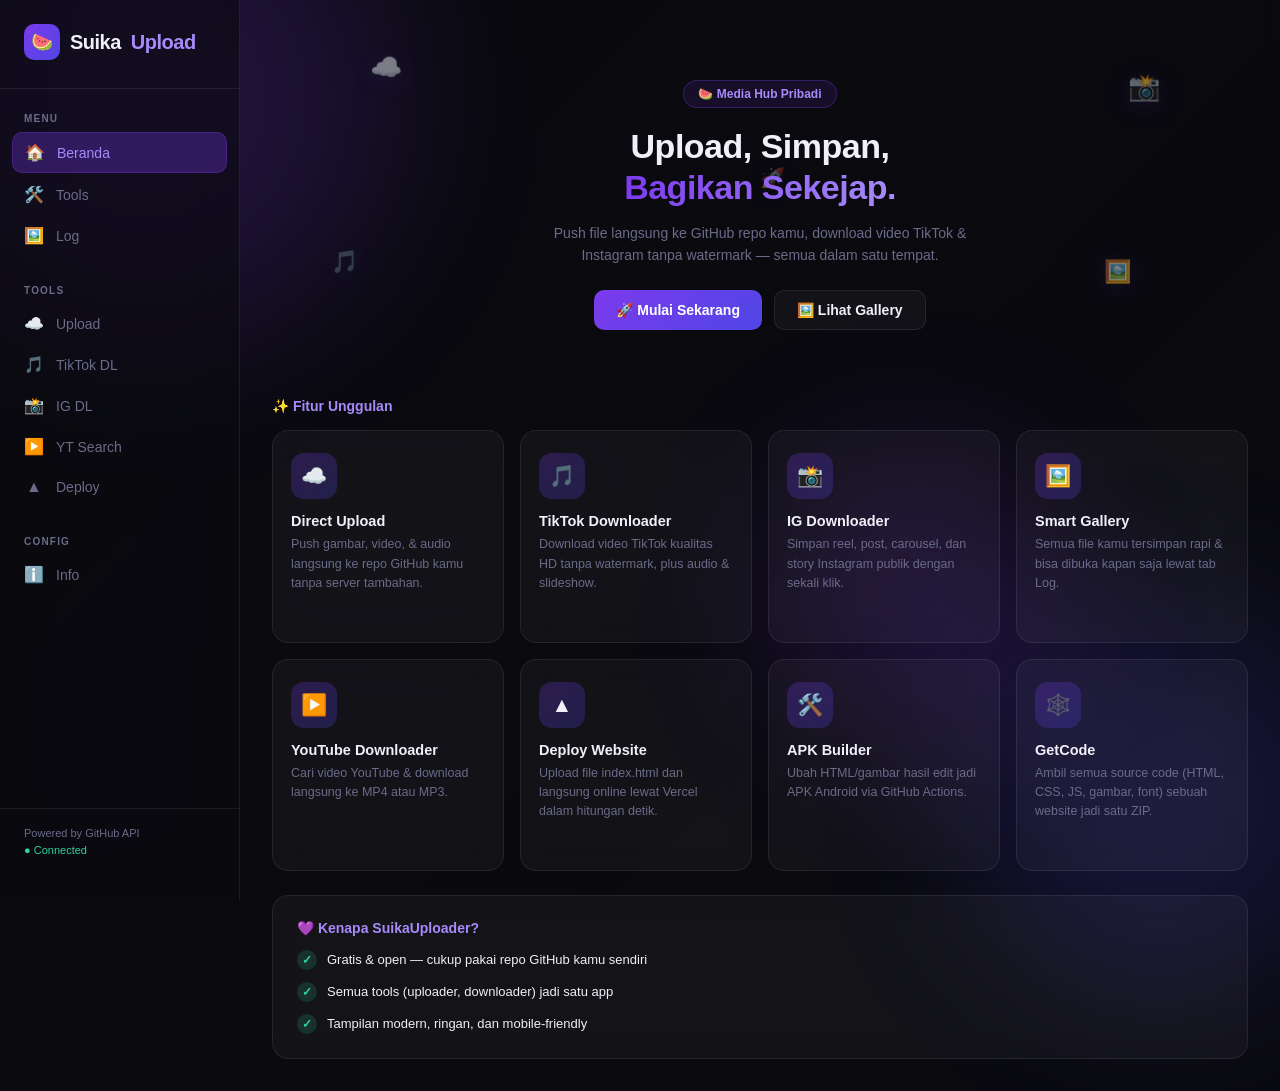
<file: index.html>
<!DOCTYPE html>
<html lang="en">
<head>
<meta charset="UTF-8">
<meta name="viewport" content="width=device-width, initial-scale=1.0">
<title>SuikaUploader — Media Hub Pribadi | Upload, TikTok & IG Downloader</title>
<meta name="description" content="Upload gambar, video, audio langsung ke GitHub repo kamu. Download video TikTok & Instagram tanpa watermark, cari & download YouTube ke MP4/MP3 — semua dalam satu media hub gratis.">
<meta name="robots" content="index, follow">
<link rel="canonical" href="https://suika-uploader.vercel.app/">

<!-- Favicon (juga jadi avatar project di dashboard Vercel) -->
<link rel="icon" type="image/svg+xml" href="favicon.svg">
<link rel="apple-touch-icon" href="favicon.svg">

<!-- Open Graph / social preview -->
<meta property="og:type" content="website">
<meta property="og:title" content="SuikaUploader — Media Hub Pribadi">
<meta property="og:description" content="Upload file ke GitHub repo, download TikTok & Instagram tanpa watermark, cari & download YouTube — semua satu tempat.">
<meta property="og:url" content="https://suika-uploader.vercel.app/">
<meta property="og:image" content="https://suika-uploader.vercel.app/favicon.svg">
<meta name="twitter:card" content="summary">

<script type="application/ld+json">
{
  "@context": "https://schema.org",
  "@type": "WebApplication",
  "name": "SuikaUploader",
  "url": "https://suika-uploader.vercel.app/",
  "applicationCategory": "MultimediaApplication",
  "operatingSystem": "Any",
  "description": "Media hub pribadi: upload file ke GitHub, download TikTok & Instagram tanpa watermark, cari & download YouTube ke MP4/MP3."
}
</script>

<!-- CSP: batasin script/style/img/media/koneksi cuma dari sumber yang dipakai app ini.
     'unsafe-inline' dibutuhin karena UI ini pakai inline onclick= handler.
     Kalau nambah API/domain baru buat downloader, tambahin juga di connect-src. -->
<meta http-equiv="Content-Security-Policy" content="
  default-src 'self';
  script-src 'self' 'unsafe-inline';
  style-src 'self' 'unsafe-inline' https://fonts.googleapis.com;
  font-src https://fonts.gstatic.com;
  img-src 'self' data: blob: https:;
  media-src 'self' data: blob: https:;
  connect-src 'self' https:;
  object-src 'none';
  base-uri 'self';
  form-action 'self';
  frame-ancestors 'self';
">

<link href="https://fonts.googleapis.com/css2?family=Inter:wght@300;400;500;600;700&family=Space+Grotesk:wght@400;500;700&display=swap" rel="stylesheet">
<link rel="stylesheet" href="css/style.css">
</head>
<body>

<div id="bg-layer"></div>
<div class="orb orb-1"></div>
<div class="orb orb-2"></div>
<div class="orb orb-3"></div>
<div id="toast-container"></div>

<!-- Bottom Tab Bar (mobile) -->
<nav class="bottom-nav" id="bottom-nav">
  <button class="bn-item active" id="bn-beranda" onclick="navigate('dashboard')">
    <span class="bn-icon">🏠</span>
    <span class="bn-label">Beranda</span>
  </button>
  <button class="bn-item" id="bn-tools" onclick="navigate('tools')">
    <span class="bn-icon">🛠️</span>
    <span class="bn-label">Tools</span>
  </button>
  <button class="bn-item" id="bn-log" onclick="navigate('gallery')">
    <span class="bn-icon">🖼️</span>
    <span class="bn-label">Log</span>
  </button>
  <button class="bn-item" id="bn-info" onclick="navigate('settings')">
    <span class="bn-icon">ℹ️</span>
    <span class="bn-label">Info</span>
  </button>
</nav>

<div class="app">
  <aside class="sidebar">
    <div class="logo">
      <div class="logo-icon">🍉</div>
      Suika<span>Upload</span>
    </div>

    <div class="nav-section">
      <div class="nav-label">Menu</div>
      <div class="nav-item active" onclick="navigate('dashboard')">
        <span class="icon">🏠</span> Beranda
      </div>
      <div class="nav-item" onclick="navigate('tools')">
        <span class="icon">🛠️</span> Tools
      </div>
      <div class="nav-item" onclick="navigate('gallery')">
        <span class="icon">🖼️</span> Log
      </div>
    </div>

    <div class="nav-section" style="margin-top:8px">
      <div class="nav-label">Tools</div>
      <div class="nav-item" onclick="navigate('upload')">
        <span class="icon">☁️</span> Upload
      </div>
      <div class="nav-item" onclick="navigate('tiktok')">
        <span class="icon">🎵</span> TikTok DL
      </div>
      <div class="nav-item" onclick="navigate('instagram')">
        <span class="icon">📸</span> IG DL
      </div>
      <div class="nav-item" onclick="navigate('ytsearch')">
        <span class="icon">▶️</span> YT Search
      </div>
      <div class="nav-item" onclick="navigate('deploy')">
        <span class="icon">▲</span> Deploy
      </div>
    </div>

    <div class="nav-section" style="margin-top:8px">
      <div class="nav-label">Config</div>
      <div class="nav-item" onclick="navigate('settings')">
        <span class="icon">ℹ️</span> Info
      </div>
    </div>

    <div class="sidebar-footer">
      Powered by GitHub API<br>
      <span id="sidebar-dot" style="color:var(--muted)">●</span>
      <span id="sidebar-status">Not connected</span>
    </div>
  </aside>

  <main class="main">

    <!-- DASHBOARD / BERANDA -->
    <div id="page-dashboard" class="page active">
      <section class="hero">
        <div class="hero-floaters" aria-hidden="true">
          <span class="hf hf-1">☁️</span>
          <span class="hf hf-2">🎵</span>
          <span class="hf hf-3">📸</span>
          <span class="hf hf-4">🖼️</span>
          <span class="hf hf-5">🚀</span>
        </div>
        <div class="hero-badge fade-up d-1">🍉 Media Hub Pribadi</div>
        <h1 class="hero-title fade-up d-2">Upload, Simpan,<br><span class="grad-text">Bagikan Sekejap.</span></h1>
        <p class="hero-sub fade-up d-3">Push file langsung ke GitHub repo kamu, download video TikTok &amp; Instagram tanpa watermark — semua dalam satu tempat.</p>
        <div class="hero-cta fade-up d-4">
          <button class="btn btn-primary" onclick="navigate('tools')">🚀 Mulai Sekarang</button>
          <button class="btn btn-ghost" onclick="navigate('gallery')">🖼️ Lihat Gallery</button>
        </div>
      </section>

      <div class="section-title fade-up d-4" style="margin:32px 0 16px">✨ Fitur Unggulan</div>
      <div class="feature-grid">
        <div class="feature-card fade-up d-1" onclick="navigate('upload')">
          <div class="feature-icon">☁️</div>
          <div class="feature-title">Direct Upload</div>
          <div class="feature-desc">Push gambar, video, & audio langsung ke repo GitHub kamu tanpa server tambahan.</div>
          <div class="feature-go">Coba sekarang →</div>
        </div>
        <div class="feature-card fade-up d-2" onclick="navigate('tiktok')">
          <div class="feature-icon">🎵</div>
          <div class="feature-title">TikTok Downloader</div>
          <div class="feature-desc">Download video TikTok kualitas HD tanpa watermark, plus audio & slideshow.</div>
          <div class="feature-go">Coba sekarang →</div>
        </div>
        <div class="feature-card fade-up d-3" onclick="navigate('instagram')">
          <div class="feature-icon">📸</div>
          <div class="feature-title">IG Downloader</div>
          <div class="feature-desc">Simpan reel, post, carousel, dan story Instagram publik dengan sekali klik.</div>
          <div class="feature-go">Coba sekarang →</div>
        </div>
        <div class="feature-card fade-up d-4" onclick="navigate('gallery')">
          <div class="feature-icon">🖼️</div>
          <div class="feature-title">Smart Gallery</div>
          <div class="feature-desc">Semua file kamu tersimpan rapi & bisa dibuka kapan saja lewat tab Log.</div>
          <div class="feature-go">Coba sekarang →</div>
        </div>
        <div class="feature-card fade-up d-1" onclick="navigate('ytsearch')">
          <div class="feature-icon">▶️</div>
          <div class="feature-title">YouTube Downloader</div>
          <div class="feature-desc">Cari video YouTube & download langsung ke MP4 atau MP3.</div>
          <div class="feature-go">Coba sekarang →</div>
        </div>
        <div class="feature-card fade-up d-2" onclick="navigate('deploy')">
          <div class="feature-icon">▲</div>
          <div class="feature-title">Deploy Website</div>
          <div class="feature-desc">Upload file index.html dan langsung online lewat Vercel dalam hitungan detik.</div>
          <div class="feature-go">Coba sekarang →</div>
        </div>
        <div class="feature-card fade-up d-2" onclick="window.open('tools/apk-builder/index.html', '_blank')">
          <div class="feature-icon">🛠️</div>
          <div class="feature-title">APK Builder</div>
          <div class="feature-desc">Ubah HTML/gambar hasil edit jadi APK Android via GitHub Actions.</div>
          <div class="feature-go">Coba sekarang →</div>
        </div>
        <div class="feature-card fade-up d-3" onclick="window.open('tools/getcode/index.html', '_blank')">
          <div class="feature-icon">🕸️</div>
          <div class="feature-title">GetCode</div>
          <div class="feature-desc">Ambil semua source code (HTML, CSS, JS, gambar, font) sebuah website jadi satu ZIP.</div>
          <div class="feature-go">Coba sekarang →</div>
        </div>
      </div>

      <div class="glass-card why-us fade-up d-4" style="margin-top:24px">
        <div class="section-title" style="margin-bottom:14px">💜 Kenapa SuikaUploader?</div>
        <ul class="why-list">
          <li class="why-item"><span class="wi-check">✓</span> Gratis & open — cukup pakai repo GitHub kamu sendiri</li>
          <li class="why-item"><span class="wi-check">✓</span> Semua tools (uploader, downloader) jadi satu app</li>
          <li class="why-item"><span class="wi-check">✓</span> Tampilan modern, ringan, dan mobile-friendly</li>
        </ul>
      </div>
    </div>

    <!-- UPLOAD -->
    <div id="page-upload" class="page">
      <div class="topbar">
        <div style="display:flex;align-items:center;gap:14px">
          <button onclick="navigate('tools')" style="display:flex;align-items:center;gap:6px;background:var(--surface);border:1px solid var(--border);border-radius:10px;padding:8px 14px;color:var(--muted);font-size:13px;font-weight:500;cursor:pointer;transition:all 0.2s;font-family:'Inter',sans-serif" onmouseover="this.style.background='var(--surface-hover)';this.style.color='var(--text)'" onmouseout="this.style.background='var(--surface)';this.style.color='var(--muted)'">← Tools</button>
          <div>
            <div class="page-title">Upload <span>Files</span></div>
            <div style="font-size:13px;color:var(--muted);margin-top:4px">Push media langsung ke GitHub repo 🚀</div>
          </div>
        </div>
      </div>

      <div class="glass-card" style="margin-bottom:20px">
        <div class="upload-zone" id="drop-zone" onclick="document.getElementById('file-input').click()">
          <div class="pulse">☁️</div>
          <h3>Drop files here or click to browse</h3>
          <p>File akan langsung di-push ke GitHub repo kamu</p>
          <div class="types">
            <span class="type-badge">🖼️ PNG / JPG / GIF / WEBP</span>
            <span class="type-badge">🎬 MP4 / WEBM / MKV</span>
            <span class="type-badge">🎵 MP3 / WAV / OGG / FLAC</span>
          </div>
        </div>
        <input type="file" id="file-input" multiple accept="image/*,video/*,audio/*" onchange="handleFiles(this.files)">
      </div>

      <div class="glass-card" id="queue-card" style="display:none">
        <div class="row mb-4">
          <div class="flex-1">
            <div class="section-title">📦 Upload Queue</div>
            <div class="section-sub" id="queue-sub">0 files ready</div>
          </div>
          <button class="btn btn-primary" id="upload-btn" onclick="startUpload()">🚀 Upload All</button>
          <button class="btn btn-danger" onclick="clearQueue()">🗑 Clear</button>
        </div>
        <div class="queue-list" id="queue-list"></div>
      </div>
    </div>

    <!-- TOOLS HUB -->
    <div id="page-tools" class="page">
      <div class="topbar">
        <div>
          <div class="page-title">Tools <span>Hub</span></div>
          <div style="font-size:13px;color:var(--muted);margin-top:4px">Semua tools ada di sini</div>
        </div>
      </div>
      <div class="tools-hub-grid">
        <div class="tools-hub-card" onclick="navigate('upload')">
          <div class="tools-hub-icon">☁️</div>
          <div class="tools-hub-info">
            <div class="tools-hub-title">Uploader</div>
            <div class="tools-hub-sub">Upload gambar & file lainnya ke GitHub</div>
          </div>
          <div class="tools-hub-arrow">›</div>
        </div>
        <div class="tools-hub-card" onclick="navigate('tiktok')">
          <div class="tools-hub-icon">🎵</div>
          <div class="tools-hub-info">
            <div class="tools-hub-title">TikTok Downloader</div>
            <div class="tools-hub-sub">Download video & foto TikTok tanpa watermark</div>
          </div>
          <div class="tools-hub-arrow">›</div>
        </div>
        <div class="tools-hub-card" onclick="navigate('instagram')">
          <div class="tools-hub-icon">📸</div>
          <div class="tools-hub-info">
            <div class="tools-hub-title">IG Downloader</div>
            <div class="tools-hub-sub">Download video & foto Instagram</div>
          </div>
          <div class="tools-hub-arrow">›</div>
        </div>
        <div class="tools-hub-card" onclick="navigate('ytsearch')">
          <div class="tools-hub-icon">▶️</div>
          <div class="tools-hub-info">
            <div class="tools-hub-title">YouTube Search</div>
            <div class="tools-hub-sub">Cari video YouTube & download langsung MP4/MP3</div>
          </div>
          <div class="tools-hub-arrow">›</div>
        </div>
        <div class="tools-hub-card" onclick="navigate('deploy')">
          <div class="tools-hub-icon">▲</div>
          <div class="tools-hub-info">
            <div class="tools-hub-title">Deploy Website</div>
            <div class="tools-hub-sub">Upload file & langsung online lewat Vercel</div>
          </div>
          <div class="tools-hub-arrow">›</div>
        </div>
        <div class="tools-hub-card" onclick="window.open('tools/apk-builder/index.html', '_blank')">
          <div class="tools-hub-icon">🛠️</div>
          <div class="tools-hub-info">
            <div class="tools-hub-title">APK Builder</div>
            <div class="tools-hub-sub">Ubah HTML/gambar hasil edit jadi APK Android via GitHub Actions</div>
          </div>
          <div class="tools-hub-arrow">›</div>
        </div>
        <div class="tools-hub-card" onclick="window.open('tools/getcode/index.html', '_blank')">
          <div class="tools-hub-icon">🕸️</div>
          <div class="tools-hub-info">
            <div class="tools-hub-title">GetCode</div>
            <div class="tools-hub-sub">Ambil semua source code website (HTML, CSS, JS, gambar) jadi satu ZIP</div>
          </div>
          <div class="tools-hub-arrow">›</div>
        </div>
      </div>
    </div>

    <!-- GALLERY -->
    <div id="page-gallery" class="page">
      <div class="topbar">
        <div>
          <div class="page-title">Gallery <span>Files</span></div>
          <div style="font-size:13px;color:var(--muted);margin-top:4px">All uploaded media</div>
        </div>
        <button class="btn btn-ghost" onclick="loadGallery()">🔄 Refresh</button>
      </div>
      <div id="gallery-grid" style="display:grid;grid-template-columns:repeat(auto-fill,minmax(160px,1fr));gap:14px">
        <div class="empty-state" style="grid-column:1/-1"><div class="em">🖼️</div>No files yet. Upload something first!</div>
      </div>
    </div>

    <!-- SETTINGS / INFO -->
    <div id="page-settings" class="page">
      <div class="topbar">
        <div>
          <div class="page-title">Info <span>& Aktivitas</span></div>
          <div style="font-size:13px;color:var(--muted);margin-top:4px">Statistik, koneksi repo, dan pengaturan aplikasi</div>
        </div>
      </div>

      <div class="stats-grid">
        <div class="stat-card"><div class="stat-icon">📁</div><div class="stat-val" id="stat-total">0</div><div class="stat-label">Files Uploaded</div></div>
        <div class="stat-card"><div class="stat-icon">🖼️</div><div class="stat-val" id="stat-img">0</div><div class="stat-label">Images</div></div>
        <div class="stat-card"><div class="stat-icon">🎬</div><div class="stat-val" id="stat-vid">0</div><div class="stat-label">Videos</div></div>
        <div class="stat-card"><div class="stat-icon">🎵</div><div class="stat-val" id="stat-aud">0</div><div class="stat-label">Audio</div></div>
        <div class="stat-card"><div class="stat-icon">👀</div><div class="stat-val" id="stat-visitors">—</div><div class="stat-label">Total Pengunjung</div></div>
      </div>

      <div class="section-grid">
        <div class="glass-card">
          <div class="section-title">📈 Upload Activity</div>
          <div class="section-sub">Files uploaded this week</div>
          <div class="chart-bars" id="chart-bars"></div>
        </div>
        <div class="glass-card">
          <div class="section-title">🔗 GitHub Repo</div>
          <div class="section-sub mb-4">Storage destination</div>
          <div id="repo-info" style="font-size:13px;color:var(--muted)"></div>
        </div>
      </div>

      <div class="glass-card" style="margin-bottom:28px">
        <div class="row mb-4">
          <div class="flex-1">
            <div class="section-title">🕒 Recent Uploads</div>
            <div class="section-sub">Files uploaded to your GitHub repo</div>
          </div>
        </div>
        <div class="file-list" id="recent-list">
          <div class="empty-state"><div class="em">📭</div>No uploads yet. Go upload something!</div>
        </div>
      </div>

      <div class="settings-grid">
        <div class="glass-card">
          <div class="settings-section">
            <h4>🎨 Background Image</h4>
            <div class="bg-preview" id="bg-preview"><span>No background set</span></div>
            <div class="form-group">
              <label class="form-label">BACKGROUND IMAGE URL (PNG/JPG)</label>
              <input class="form-input" id="bg-url-input" placeholder="https://example.com/wallpaper.png" />
            </div>
            <div class="row mt-4 gap-3">
              <button class="btn btn-primary" onclick="applyBg()">✅ Apply</button>
              <button class="btn btn-ghost" onclick="previewBg()">👁 Preview</button>
              <button class="btn btn-danger" onclick="clearBg()">✕ Clear</button>
            </div>
          </div>
        </div>

        <div class="glass-card">
          <div class="settings-section">
            <h4>🌐 Overlay Opacity</h4>
            <div class="form-group">
              <label class="form-label">DARK OVERLAY (0.0 - 1.0)</label>
              <input class="form-input" id="overlay-input" type="number" min="0" max="1" step="0.05" value="0.88" placeholder="0.88" />
            </div>
            <button class="btn btn-primary mt-4" onclick="applyOverlay()">✅ Apply Overlay</button>
          </div>

          <hr style="border:none;border-top:1px solid var(--border);margin:20px 0">

          <div class="settings-section">
            <h4>🗑 Data</h4>
            <button class="btn btn-danger" onclick="clearAllData()">⚠️ Reset All Data</button>
            <div style="font-size:11px;color:var(--muted);margin-top:8px">Hapus semua config dan history upload.</div>
          </div>
        </div>
      </div>
    </div>

    <!-- TIKTOK DOWNLOADER -->
    <div id="page-tiktok" class="page">
      <div class="topbar">
        <div style="display:flex;align-items:center;gap:14px">
          <button onclick="navigate('tools')" style="display:flex;align-items:center;gap:6px;background:var(--surface);border:1px solid var(--border);border-radius:10px;padding:8px 14px;color:var(--muted);font-size:13px;font-weight:500;cursor:pointer;transition:all 0.2s;font-family:'Inter',sans-serif" onmouseover="this.style.background='var(--surface-hover)';this.style.color='var(--text)'" onmouseout="this.style.background='var(--surface)';this.style.color='var(--muted)'">← Tools</button>
          <div>
            <div class="page-title">TikTok <span>Downloader</span></div>
            <div style="font-size:13px;color:var(--muted);margin-top:4px">Download video & foto TikTok tanpa watermark 🎵</div>
          </div>
        </div>
      </div>

      <div class="glass-card" style="margin-bottom:20px">
        <div class="section-title" style="margin-bottom:12px">🔗 Paste URL TikTok</div>
        <div class="tt-input-wrap">
          <input class="form-input" id="tt-url-input" placeholder="https://www.tiktok.com/@user/video/..." onkeydown="if(event.key==='Enter') ttDownload()" />
          <button class="btn btn-primary" onclick="ttDownload()" id="tt-btn">
            <span>🔍 Fetch</span>
          </button>
        </div>
        <div style="font-size:11px;color:var(--muted)">Supports: video (no watermark HD), slideshow/images · Paste URL lalu tekan Enter atau klik Fetch</div>
      </div>

      <div id="tt-result"></div>
    </div>

    <!-- INSTAGRAM DOWNLOADER -->
    <div id="page-instagram" class="page">
      <div class="topbar">
        <div style="display:flex;align-items:center;gap:14px">
          <button onclick="navigate('tools')" style="display:flex;align-items:center;gap:6px;background:var(--surface);border:1px solid var(--border);border-radius:10px;padding:8px 14px;color:var(--muted);font-size:13px;font-weight:500;cursor:pointer;transition:all 0.2s;font-family:'Inter',sans-serif" onmouseover="this.style.background='var(--surface-hover)';this.style.color='var(--text)'" onmouseout="this.style.background='var(--surface)';this.style.color='var(--muted)'">← Tools</button>
          <div>
            <div class="page-title">IG <span>Downloader</span></div>
            <div style="font-size:13px;color:var(--muted);margin-top:4px">Download video & foto Instagram 📸</div>
          </div>
        </div>
      </div>

      <div class="glass-card" style="margin-bottom:20px">
        <div class="section-title" style="margin-bottom:12px">🔗 Paste URL Instagram</div>
        <div class="tt-input-wrap">
          <input class="form-input" id="ig-url-input" placeholder="https://www.instagram.com/p/..." onkeydown="if(event.key==='Enter') igDownload()" />
          <button class="btn btn-primary" onclick="igDownload()" id="ig-btn">
            <span>🔍 Fetch</span>
          </button>
        </div>
        <div style="font-size:11px;color:var(--muted)">Supports: post, reel, carousel · Hanya postingan publik · Paste URL lalu tekan Enter atau klik Fetch</div>
      </div>

      <div id="ig-result"></div>
    </div>

    <!-- YOUTUBE SEARCH -->
    <div id="page-ytsearch" class="page">
      <div class="topbar">
        <div style="display:flex;align-items:center;gap:14px">
          <button onclick="navigate('tools')" style="display:flex;align-items:center;gap:6px;background:var(--surface);border:1px solid var(--border);border-radius:10px;padding:8px 14px;color:var(--muted);font-size:13px;font-weight:500;cursor:pointer;transition:all 0.2s;font-family:'Inter',sans-serif" onmouseover="this.style.background='var(--surface-hover)';this.style.color='var(--text)'" onmouseout="this.style.background='var(--surface)';this.style.color='var(--muted)'">← Tools</button>
          <div>
            <div class="page-title">YouTube <span>Search</span></div>
            <div style="font-size:13px;color:var(--muted);margin-top:4px">Cari video YouTube, lalu download langsung sebagai MP4 atau MP3 ▶️</div>
          </div>
        </div>
      </div>

      <div class="glass-card" style="margin-bottom:20px">
        <div class="section-title" style="margin-bottom:12px">🔎 Cari Video</div>
        <div class="tt-input-wrap">
          <input class="form-input" id="yt-search-input" placeholder="dj komang, lofi hip hop, dll..." onkeydown="if(event.key==='Enter') ytSearch()" />
          <button class="btn btn-primary" onclick="ytSearch()" id="yt-search-btn">
            <span>🔍 Cari</span>
          </button>
        </div>
        <div style="font-size:11px;color:var(--muted)">Ketik kata kunci lalu tekan Enter atau klik Cari · Setiap hasil punya tombol download MP4 & MP3</div>
      </div>

      <div id="yt-search-result"></div>
    </div>

    <!-- DEPLOY WEBSITE -->
    <div id="page-deploy" class="page">
      <div class="topbar">
        <div style="display:flex;align-items:center;gap:14px">
          <button onclick="navigate('tools')" style="display:flex;align-items:center;gap:6px;background:var(--surface);border:1px solid var(--border);border-radius:10px;padding:8px 14px;color:var(--muted);font-size:13px;font-weight:500;cursor:pointer;transition:all 0.2s;font-family:'Inter',sans-serif" onmouseover="this.style.background='var(--surface-hover)';this.style.color='var(--text)'" onmouseout="this.style.background='var(--surface)';this.style.color='var(--muted)'">← Tools</button>
          <div>
            <div class="page-title">Deploy <span>Website</span></div>
            <div style="font-size:13px;color:var(--muted);margin-top:4px">Upload file, langsung online lewat Vercel ▲</div>
          </div>
        </div>
        <div class="dep-conn-badge" id="dep-connection-badge">
          <span class="dep-conn-dot" style="background:var(--muted)"></span> Not connected
        </div>
      </div>

      <div class="dep-stats-grid">
        <div class="stat-card"><div class="stat-icon">📦</div><div class="stat-val" id="dep-stat-total">0</div><div class="stat-label">Total Deploy</div></div>
        <div class="stat-card"><div class="stat-icon">🟢</div><div class="stat-val" id="dep-stat-ready">0</div><div class="stat-label">Ready</div></div>
        <div class="stat-card"><div class="stat-icon">🟡</div><div class="stat-val" id="dep-stat-building">0</div><div class="stat-label">Building</div></div>
        <div class="stat-card"><div class="stat-icon">🔴</div><div class="stat-val" id="dep-stat-error">0</div><div class="stat-label">Error</div></div>
      </div>

      <div class="glass-card" style="margin-bottom:20px">
        <div class="section-title" style="margin-bottom:4px">🚀 Deploy File Baru</div>
        <div class="section-sub" style="margin-bottom:16px">Upload file <b>index.html</b> (atau .js/.css/.json/.py/.txt/.php) untuk langsung dideploy jadi website hidup.</div>

        <div class="upload-zone" id="dep-drop-zone" onclick="document.getElementById('dep-file-input').click()">
          <div class="pulse">▲</div>
          <h3>Drop file di sini atau klik untuk browse</h3>
          <p>File akan langsung dideploy ke Vercel sebagai website production</p>
          <div class="types">
            <span class="type-badge">🌐 .html → index.html</span>
            <span class="type-badge">📜 .js / .css / .json</span>
            <span class="type-badge">🐍 .py / .php / .txt</span>
          </div>
        </div>
        <input type="file" id="dep-file-input" accept=".html,.js,.py,.json,.css,.txt,.php" onchange="handleDeployFile(this.files)">

        <div class="glass-card" id="dep-file-card" style="display:none;margin-top:16px;padding:16px;background:rgba(255,255,255,0.03)">
          <div id="dep-file-info"></div>
        </div>

        <div class="form-group" style="margin-top:18px;margin-bottom:16px">
          <label class="form-label">NAMA PROJECT (opsional)</label>
          <input class="form-input" id="dep-project-name" placeholder="my-awesome-site" onkeydown="if(event.key==='Enter') startDeploy()">
          <div style="font-size:11px;color:var(--muted)">Dipakai buat subdomain: <b>nama-project.vercel.app</b> · huruf kecil, angka, strip saja</div>
        </div>

        <div class="dep-progress-wrap" id="dep-progress-wrap" style="display:none">
          <div class="dep-progress-top">
            <span id="dep-progress-label">Menyiapkan...</span>
            <span id="dep-progress-pct">0%</span>
          </div>
          <div class="dep-progress-track">
            <div class="dep-progress-bar" id="dep-progress-bar" style="width:0%"></div>
          </div>
        </div>

        <button class="btn btn-primary" id="dep-deploy-btn" onclick="startDeploy()" style="width:100%;justify-content:center;margin-top:8px">▲ Deploy Sekarang</button>
      </div>

      <div class="glass-card">
        <div class="row mb-4">
          <div class="flex-1">
            <div class="section-title">📋 Deployments</div>
            <div class="section-sub">Semua website yang sudah kamu deploy lewat Vercel</div>
          </div>
          <button class="btn btn-ghost" onclick="loadDeployments()">🔄 Refresh</button>
        </div>
        <div class="dep-grid" id="dep-list">
          <div class="empty-state"><div class="em">🚀</div>Belum ada website yang di-deploy.</div>
        </div>
      </div>
    </div>

  </main>
</div>

<script src="js/config.js"></script>
<script src="js/security.js"></script>
<script src="js/api.js"></script>
<script src="js/deploy.js"></script>
<script src="js/ui.js"></script>
</body>
</html>
</file>
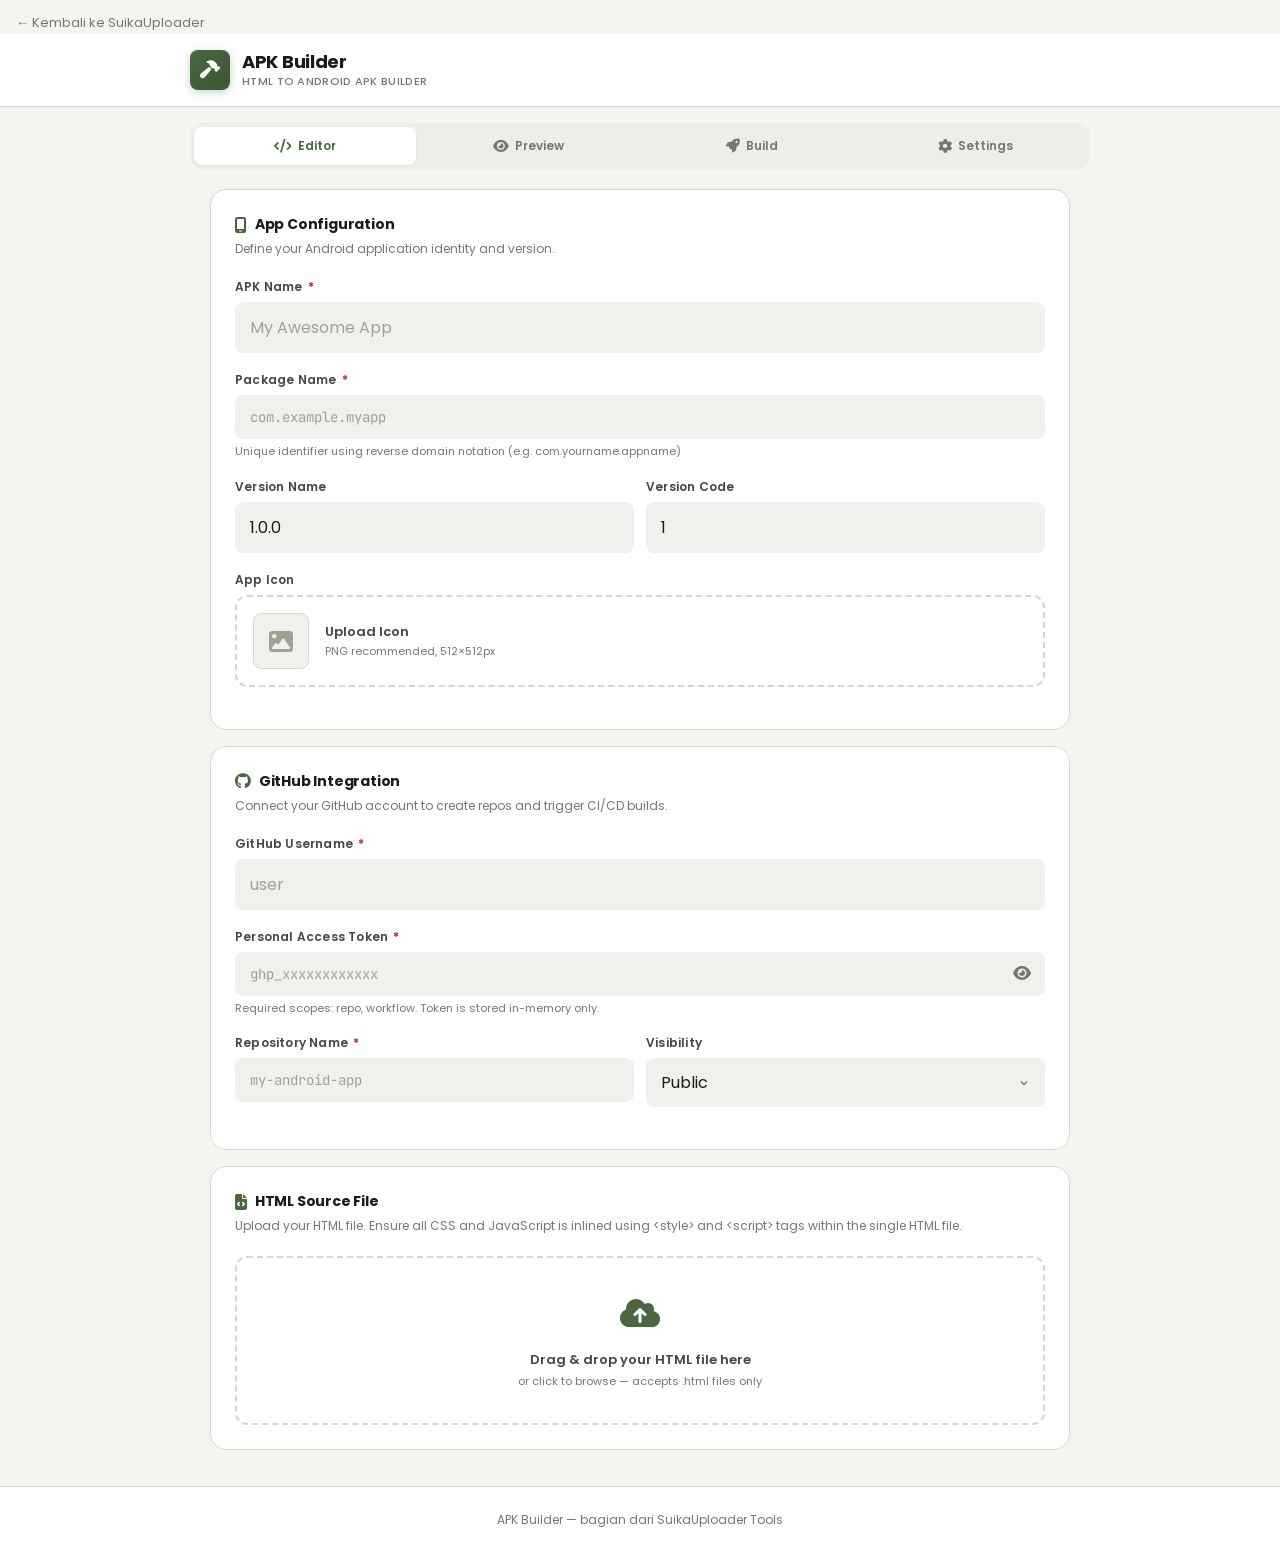
<file: tools/apk-builder/index.html>
<!doctype html>
<html lang="id">
  <head>
    <meta charset="UTF-8" />
    <meta name="viewport" content="width=device-width, initial-scale=1.0" />
    <title>APK Builder - SuikaUploader Tools</title>
    <link
      href="https://fonts.googleapis.com/css2?family=Poppins:wght@400;500;600;700&family=JetBrains+Mono:wght@400;500&display=swap"
      rel="stylesheet"
    />
    <link
      rel="stylesheet"
      href="https://cdnjs.cloudflare.com/ajax/libs/font-awesome/6.5.1/css/all.min.css"
    />
    <link rel="stylesheet" href="css/style.css" />
  </head>
  <body>
    <div class="app-shell">
      <div style="padding: 10px 16px 0">
        <a
          href="../../index.html"
          style="display:inline-flex;align-items:center;gap:6px;color:var(--text-tertiary,#888);font-size:13px;text-decoration:none;font-family:'Poppins',sans-serif"
          >← Kembali ke SuikaUploader</a
        >
      </div>
      <!-- Header -->
      <header class="app-header">
        <div class="header-inner">
          <div class="app-logo"><i class="fa-solid fa-hammer"></i></div>
          <div class="header-text">
            <h1>APK Builder</h1>
            <p data-i18n="header.subtitle">HTML to Android APK Builder</p>
          </div>
        </div>
      </header>

      <!-- Tab Navigation -->
      <nav class="tab-nav" role="tablist">
        <button
          class="tab-btn active"
          data-tab="editor"
          role="tab"
          aria-selected="true"
        >
          <i class="fa-solid fa-code"></i
          ><span class="tab-label" data-i18n="tab.editor">Editor</span>
        </button>
        <button
          class="tab-btn"
          data-tab="preview"
          role="tab"
          aria-selected="false"
        >
          <i class="fa-solid fa-eye"></i
          ><span class="tab-label" data-i18n="tab.preview">Preview</span>
        </button>
        <button
          class="tab-btn"
          data-tab="build"
          role="tab"
          aria-selected="false"
        >
          <i class="fa-solid fa-rocket"></i
          ><span class="tab-label" data-i18n="tab.build">Build</span>
        </button>
        <button
          class="tab-btn"
          data-tab="settings"
          role="tab"
          aria-selected="false"
        >
          <i class="fa-solid fa-gear"></i
          ><span class="tab-label" data-i18n="tab.settings">Settings</span>
        </button>
      </nav>

      <!-- Main Content -->
      <main class="main-content">
        <!-- ===== EDITOR TAB ===== -->
        <div class="tab-panel active" id="panel-editor" role="tabpanel">
          <!-- App Config -->
          <div class="section-card">
            <div class="section-title">
              <i class="fa-solid fa-mobile-screen"></i>
              <span data-i18n="editor.app_config">App Configuration</span>
            </div>
            <p class="section-desc" data-i18n="editor.app_config_desc">
              Define your Android application identity and version.
            </p>
            <div class="form-group">
              <label class="form-label"
                ><span data-i18n="editor.apk_name">APK Name</span>
                <span class="required">*</span></label
              >
              <input
                class="form-input"
                id="apkName"
                placeholder="My Awesome App"
                autocomplete="off"
              />
            </div>
            <div class="form-group">
              <label class="form-label"
                ><span data-i18n="editor.package_name">Package Name</span>
                <span class="required">*</span></label
              >
              <input
                class="form-input mono"
                id="packageName"
                placeholder="com.example.myapp"
                autocomplete="off"
              />
              <p class="form-hint" data-i18n="editor.package_hint">
                Unique identifier using reverse domain notation (e.g.
                com.yourname.appname)
              </p>
            </div>
            <div class="form-row">
              <div class="form-group">
                <label class="form-label" data-i18n="editor.version_name"
                  >Version Name</label
                >
                <input
                  class="form-input"
                  id="versionName"
                  placeholder="1.0.0"
                  value="1.0.0"
                  autocomplete="off"
                />
              </div>
              <div class="form-group">
                <label class="form-label" data-i18n="editor.version_code"
                  >Version Code</label
                >
                <input
                  class="form-input"
                  id="versionCode"
                  placeholder="1"
                  value="1"
                  type="number"
                  min="1"
                  autocomplete="off"
                />
              </div>
            </div>
            <div class="form-group">
              <label class="form-label" data-i18n="editor.app_icon"
                >App Icon</label
              >
              <div class="icon-upload-zone" id="iconUploadZone">
                <div class="icon-preview" id="iconPreview">
                  <i class="fa-solid fa-image"></i>
                </div>
                <div class="icon-text">
                  <div class="title" data-i18n="editor.upload_icon">
                    Upload Icon
                  </div>
                  <div class="hint" data-i18n="editor.icon_hint">
                    PNG recommended, 512×512px
                  </div>
                </div>
              </div>
              <input
                type="file"
                id="iconFileInput"
                accept="image/png,image/jpeg,image/webp"
              />
            </div>
          </div>

          <!-- GitHub Config -->
          <div class="section-card">
            <div class="section-title">
              <i class="fa-brands fa-github"></i>
              <span data-i18n="editor.github_title">GitHub Integration</span>
            </div>
            <p class="section-desc" data-i18n="editor.github_desc">
              Connect your GitHub account to create repos and trigger CI/CD
              builds.
            </p>
            <div class="form-group">
              <label class="form-label"
                ><span data-i18n="editor.gh_username">GitHub Username</span>
                <span class="required">*</span></label
              >
              <input
                class="form-input"
                id="ghUsername"
                placeholder="user"
                autocomplete="off"
              />
            </div>
            <div class="form-group">
              <label class="form-label"
                ><span data-i18n="editor.gh_token">Personal Access Token</span>
                <span class="required">*</span></label
              >
              <div class="input-wrap">
                <input
                  class="form-input mono"
                  id="ghToken"
                  type="password"
                  placeholder="ghp_xxxxxxxxxxxx"
                  autocomplete="off"
                />
                <button
                  class="input-toggle"
                  id="tokenToggle"
                  type="button"
                  aria-label="Toggle token visibility"
                >
                  <i class="fa-solid fa-eye"></i>
                </button>
              </div>
              <p class="form-hint" data-i18n="editor.gh_token_hint">
                Required scopes: repo, workflow. Token is stored in-memory only.
              </p>
            </div>
            <div class="form-row">
              <div class="form-group">
                <label class="form-label"
                  ><span data-i18n="editor.repo_name">Repository Name</span>
                  <span class="required">*</span></label
                >
                <input
                  class="form-input mono"
                  id="repoName"
                  placeholder="my-android-app"
                  autocomplete="off"
                />
              </div>
              <div class="form-group">
                <label class="form-label" data-i18n="editor.visibility"
                  >Visibility</label
                >
                <select class="form-select" id="repoVisibility">
                  <option value="public">Public</option>
                  <option value="private">Private</option>
                </select>
              </div>
            </div>
          </div>

          <!-- HTML Upload -->
          <div class="section-card">
            <div class="section-title">
              <i class="fa-solid fa-file-code"></i>
              <span data-i18n="editor.html_title">HTML Source File</span>
            </div>
            <p class="section-desc" data-i18n="editor.html_desc">
              Upload your HTML file. Ensure all CSS and JavaScript is inlined
              using &lt;style&gt; and &lt;script&gt; tags within the single HTML
              file.
            </p>
            <div class="upload-zone" id="htmlUploadZone">
              <div class="upload-icon">
                <i class="fa-solid fa-cloud-arrow-up"></i>
              </div>
              <div class="upload-text" data-i18n="editor.html_drop">
                Drag & drop your HTML file here
              </div>
              <div class="upload-hint" data-i18n="editor.html_browse">
                or click to browse — accepts .html files only
              </div>
              <div
                class="upload-file-info"
                id="htmlFileInfo"
                style="display: none"
              >
                <i class="fa-solid fa-file-code"></i>
                <span class="file-name" id="htmlFileName"></span>
                <span class="file-size" id="htmlFileSize"></span>
                <button class="upload-remove" id="htmlRemoveBtn" type="button">
                  <i class="fa-solid fa-xmark"></i>
                </button>
              </div>
            </div>
            <input type="file" id="htmlFileInput" accept=".html,.htm" />
          </div>
        </div>

        <!-- ===== PREVIEW TAB ===== -->
        <div class="tab-panel" id="panel-preview" role="tabpanel">
          <div class="section-card" style="padding: 0; overflow: hidden">
            <div class="preview-toolbar">
              <button
                class="btn btn-ghost btn-sm"
                id="previewReload"
                title="Reload preview"
              >
                <i class="fa-solid fa-rotate-right"></i>
              </button>
              <div
                class="preview-url"
                id="previewUrl"
                data-i18n="preview.no_file"
              >
                No file loaded
              </div>
            </div>
            <div class="preview-frame-wrap" id="previewWrap">
              <div class="preview-empty" id="previewEmpty">
                <i class="fa-solid fa-browser"></i>
                <p data-i18n="preview.empty">
                  Upload an HTML file to see a live preview
                </p>
              </div>
              <iframe
                class="preview-frame"
                id="previewFrame"
                style="display: none"
                sandbox="allow-scripts allow-same-origin"
              ></iframe>
            </div>
          </div>
        </div>

        <!-- ===== BUILD TAB ===== -->
        <div class="tab-panel" id="panel-build" role="tabpanel">
          <div class="build-hero" id="buildHero">
            <div class="build-hero-icon">
              <i class="fa-solid fa-rocket"></i>
            </div>
            <h2 data-i18n="build.ready_title">Ready to Build</h2>
            <p data-i18n="build.ready_desc">
              Fill in all required fields in the Editor tab, then start the
              build process to generate your APK.
            </p>
            <button
              class="btn btn-primary btn-full"
              id="buildStartBtn"
              style="margin-top: 20px; max-width: 280px"
            >
              <span class="btn-text"
                ><i class="fa-solid fa-play"></i>
                <span data-i18n="build.start">Start Build</span></span
              >
              <span class="spinner"></span>
            </button>
          </div>

          <div class="build-stepper" id="buildStepper">
            <div class="step-item" data-step="0">
              <div class="step-dot">1</div>
              <div class="step-info">
                <div class="step-label" data-i18n="build.step1_label">
                  Create Repository
                </div>
                <div class="step-sublabel" data-i18n="build.step1_sub">
                  Initialize new GitHub repository
                </div>
              </div>
            </div>
            <div class="step-item" data-step="1">
              <div class="step-dot">2</div>
              <div class="step-info">
                <div class="step-label" data-i18n="build.step2_label">
                  Upload Files
                </div>
                <div class="step-sublabel" data-i18n="build.step2_sub">
                  Push source code, configs, and workflow
                </div>
              </div>
            </div>
            <div class="step-item" data-step="2">
              <div class="step-dot">3</div>
              <div class="step-info">
                <div class="step-label" data-i18n="build.step3_label">
                  Trigger GitHub Actions
                </div>
                <div class="step-sublabel" data-i18n="build.step3_sub">
                  Start CI/CD pipeline
                </div>
              </div>
            </div>
            <div class="step-item" data-step="3">
              <div class="step-dot">4</div>
              <div class="step-info">
                <div class="step-label" data-i18n="build.step4_label">
                  Building APK
                </div>
                <div class="step-sublabel" data-i18n="build.step4_sub">
                  Compile Android package with Cordova
                </div>
              </div>
            </div>
            <div class="step-item" data-step="4">
              <div class="step-dot">5</div>
              <div class="step-info">
                <div class="step-label" data-i18n="build.step5_label">
                  Complete
                </div>
                <div class="step-sublabel" data-i18n="build.step5_sub">
                  APK artifact ready for download
                </div>
              </div>
            </div>
          </div>

          <div class="build-logs" id="buildLogs">
            <div class="logs-header">
              <span
                ><i class="fa-solid fa-terminal"></i>
                <span data-i18n="build.logs">Build Logs</span></span
              >
              <button class="btn btn-ghost btn-sm" id="clearLogsBtn">
                <i class="fa-solid fa-trash-can"></i>
              </button>
            </div>
            <div class="logs-body" id="logsBody"></div>
          </div>

          <div class="download-card" id="downloadCard">
            <i class="fa-solid fa-circle-check"></i>
            <h3 data-i18n="build.success_title">Build Successful!</h3>
            <p data-i18n="build.success_desc">
              Your APK has been built and is available as a GitHub Actions
              artifact.
            </p>
            <a
              class="btn btn-primary"
              id="downloadLink"
              href="#"
              target="_blank"
              rel="noopener noreferrer"
            >
              <i class="fa-solid fa-download"></i>
              <span data-i18n="build.download">Download APK Artifact</span>
            </a>
          </div>
        </div>

        <!-- ===== SETTINGS TAB ===== -->
        <div class="tab-panel" id="panel-settings" role="tabpanel">
          <div class="section-card">
            <div class="section-title">
              <i class="fa-solid fa-sliders"></i>
              <span data-i18n="settings.pref_title">Preferences</span>
            </div>
            <p class="section-desc" data-i18n="settings.pref_desc">
              Customize the app behavior to your liking.
            </p>
            <div class="setting-row">
              <div class="setting-info">
                <div class="name" data-i18n="settings.autosave">Auto-save</div>
                <div class="desc" data-i18n="settings.autosave_desc">
                  Persist form data automatically across sessions
                </div>
              </div>
              <button
                class="toggle on"
                id="toggleAutosave"
                type="button"
                role="switch"
                aria-checked="true"
              ></button>
            </div>
            <div class="setting-row">
              <div class="setting-info">
                <div class="name" data-i18n="settings.autorefresh">
                  Auto-refresh Preview
                </div>
                <div class="desc" data-i18n="settings.autorefresh_desc">
                  Update preview automatically when file changes
                </div>
              </div>
              <button
                class="toggle on"
                id="toggleAutorefresh"
                type="button"
                role="switch"
                aria-checked="true"
              ></button>
            </div>
          </div>

          <div class="section-card">
            <div class="section-title">
              <i class="fa-solid fa-circle-info"></i>
              <span data-i18n="settings.about_title">About</span>
            </div>
            <p class="section-desc" data-i18n="settings.about_desc">
              APK Builder converts your single-file HTML applications into
              native Android APKs using Apache Cordova and GitHub Actions CI/CD
              pipeline. No local setup needed.
            </p>
            <div style="font-size: 12px; color: var(--text-tertiary)">
              <p>
                <strong data-i18n="settings.how_it_works">How it works:</strong>
              </p>
              <ol style="padding-left: 18px; margin-top: 6px; line-height: 2">
                <li data-i18n="settings.step1">
                  Upload your self-contained HTML file
                </li>
                <li data-i18n="settings.step2">
                  Configure APK metadata and GitHub credentials
                </li>
                <li data-i18n="settings.step3">
                  APK Builder creates a Cordova project on GitHub
                </li>
                <li data-i18n="settings.step4">
                  GitHub Actions builds the debug APK
                </li>
                <li data-i18n="settings.step5">
                  Download the artifact from the workflow run
                </li>
              </ol>
            </div>
          </div>

          <div class="section-card danger-section">
            <div class="section-title">
              <i class="fa-solid fa-triangle-exclamation"></i>
              <span data-i18n="settings.danger_title">Danger Zone</span>
            </div>
            <p class="section-desc" data-i18n="settings.danger_desc">
              Irreversible actions. Proceed with caution.
            </p>
            <div class="danger-actions">
              <button class="btn btn-outline btn-sm" id="btnClearData">
                <i class="fa-solid fa-eraser"></i> Clear Saved Data
              </button>
              <button class="btn btn-danger btn-sm" id="btnResetForm">
                <i class="fa-solid fa-rotate-left"></i> Reset Form
              </button>
            </div>
          </div>
        </div>
      </main>

      <!-- Footer -->
      <footer>
        <p>APK Builder — bagian dari SuikaUploader Tools</p>
      </footer>
    </div>

    <!-- Snackbar Container -->
    <div class="snackbar-container" id="snackbarContainer"></div>

    <!-- Confirmation Modal -->
    <div class="modal-overlay" id="modalOverlay">
      <div class="modal-box">
        <h3 id="modalTitle">Confirm Action</h3>
        <p id="modalMessage">Are you sure you want to proceed?</p>
        <div class="modal-actions">
          <button class="btn btn-ghost" id="modalCancel">Cancel</button>
          <button class="btn btn-danger" id="modalConfirm">Confirm</button>
        </div>
      </div>
    </div>

    <script src="js/storage.js"></script>
    <script src="js/github.js"></script>
    <script src="js/ui.js"></script>
    <script src="js/build.js"></script>
  </body>
</html>
</file>
<file: css/style.css>
:root {
    --bg: #0a0a0f;
    --surface: rgba(255,255,255,0.04);
    --surface-hover: rgba(255,255,255,0.08);
    --border: rgba(255,255,255,0.08);
    --violet: #7c3aed;
    --violet-glow: rgba(124,58,237,0.3);
    --lavender: #a78bfa;
    --text: #f1f0f9;
    --muted: #6b6b8a;
    --success: #34d399;
    --error: #f87171;
    --warn: #fbbf24;
  }

  * { margin: 0; padding: 0; box-sizing: border-box; }

  body {
    font-family: 'Inter', sans-serif;
    background: var(--bg);
    color: var(--text);
    min-height: 100vh;
    overflow-x: hidden;
    position: relative;
  }

  #bg-layer {
    position: fixed; inset: 0; z-index: 0;
    background-size: cover;
    background-position: center;
    transition: all 0.6s ease;
  }
  #bg-layer::after {
    content: '';
    position: absolute; inset: 0;
    background: linear-gradient(135deg, rgba(10,10,15,0.92) 0%, rgba(10,10,15,0.75) 100%);
    backdrop-filter: blur(2px);
  }

  .orb {
    position: fixed; border-radius: 50%; pointer-events: none; z-index: 0;
    filter: blur(80px); opacity: 0.18;
  }
  .orb-1 { width: 500px; height: 500px; background: #7c3aed; top: -150px; left: -100px; animation: float 8s ease-in-out infinite; }
  .orb-2 { width: 400px; height: 400px; background: #4f46e5; bottom: -100px; right: -80px; animation: float 10s ease-in-out infinite reverse; }
  .orb-3 { width: 300px; height: 300px; background: #7c3aed; top: 50%; left: 60%; animation: float 12s ease-in-out infinite 2s; }

  @keyframes float {
    0%, 100% { transform: translate(0, 0) scale(1); }
    50% { transform: translate(20px, -30px) scale(1.05); }
  }

  .app { position: relative; z-index: 1; display: flex; min-height: 100vh; }

  .sidebar {
    width: 240px; flex-shrink: 0;
    background: rgba(10,10,15,0.6);
    border-right: 1px solid var(--border);
    backdrop-filter: blur(20px);
    display: flex; flex-direction: column;
    padding: 24px 0;
    position: fixed; left: 0; top: 0; bottom: 0; z-index: 10;
  }

  .logo {
    padding: 0 24px 28px;
    font-family: 'Space Grotesk', sans-serif;
    font-size: 20px; font-weight: 700;
    letter-spacing: -0.5px;
    display: flex; align-items: center; gap: 10px;
    border-bottom: 1px solid var(--border);
    margin-bottom: 16px;
  }
  .logo-icon {
    width: 36px; height: 36px; border-radius: 10px;
    background: linear-gradient(135deg, #7c3aed, #4f46e5);
    display: flex; align-items: center; justify-content: center;
    font-size: 18px;
  }
  .logo span { color: var(--lavender); }

  .nav-section { padding: 8px 12px; margin-bottom: 4px; }
  .nav-label { font-size: 10px; font-weight: 600; color: var(--muted); letter-spacing: 1.2px; text-transform: uppercase; padding: 0 12px 8px; }

  .nav-item {
    display: flex; align-items: center; gap: 12px;
    padding: 10px 12px; border-radius: 10px;
    cursor: pointer; font-size: 14px; font-weight: 500;
    color: var(--muted); transition: all 0.2s;
    margin-bottom: 2px;
  }
  .nav-item:hover { background: var(--surface-hover); color: var(--text); }
  .nav-item.active { background: var(--violet-glow); color: var(--lavender); border: 1px solid rgba(124,58,237,0.3); }
  .nav-item .icon { font-size: 16px; width: 20px; text-align: center; }

  .sidebar-footer {
    margin-top: auto; padding: 16px 24px;
    border-top: 1px solid var(--border);
    font-size: 11px; color: var(--muted);
    line-height: 1.6;
  }

  .main { margin-left: 240px; flex: 1; padding: 32px; min-width: 0; overflow-x: hidden; }

  .topbar {
    display: flex; align-items: center; justify-content: space-between;
    margin-bottom: 32px;
  }
  .page-title {
    font-family: 'Space Grotesk', sans-serif;
    font-size: 26px; font-weight: 700; letter-spacing: -0.5px;
  }
  .page-title span { color: var(--lavender); }

  .glass-card {
    background: var(--surface);
    border: 1px solid var(--border);
    border-radius: 16px;
    backdrop-filter: blur(12px);
    padding: 24px;
    min-width: 0;
    overflow: hidden;
  }

  .stats-grid { display: grid; grid-template-columns: repeat(auto-fit, minmax(140px, 1fr)); gap: 16px; margin-bottom: 28px; }
  .stat-card {
    background: var(--surface);
    border: 1px solid var(--border);
    border-radius: 14px; padding: 20px;
    backdrop-filter: blur(12px);
    transition: all 0.25s;
  }
  .stat-card:hover { border-color: rgba(124,58,237,0.4); transform: translateY(-2px); box-shadow: 0 8px 32px rgba(124,58,237,0.12); }
  .stat-icon { font-size: 22px; margin-bottom: 12px; }
  .stat-val { font-family: 'Space Grotesk', sans-serif; font-size: 28px; font-weight: 700; }
  .stat-label { font-size: 12px; color: var(--muted); margin-top: 4px; }

  .section-grid { display: grid; grid-template-columns: 1fr 1fr; gap: 20px; margin-bottom: 28px; }

  .file-list { display: flex; flex-direction: column; gap: 10px; margin-top: 16px; max-height: 280px; overflow-y: auto; }
  .file-list::-webkit-scrollbar { width: 4px; }
  .file-list::-webkit-scrollbar-track { background: transparent; }
  .file-list::-webkit-scrollbar-thumb { background: var(--violet); border-radius: 4px; }

  .file-item {
    display: flex; align-items: center; gap: 12px;
    padding: 10px 14px; border-radius: 10px;
    background: rgba(255,255,255,0.03); border: 1px solid var(--border);
    transition: all 0.2s; cursor: pointer;
    overflow: hidden; min-width: 0;
  }
  .file-item:hover { background: var(--surface-hover); border-color: rgba(124,58,237,0.3); }
  .file-thumb {
    width: 36px; height: 36px; border-radius: 8px;
    background: linear-gradient(135deg, #7c3aed22, #4f46e522);
    display: flex; align-items: center; justify-content: center;
    font-size: 16px; flex-shrink: 0;
  }
  .file-info { flex: 1; min-width: 0; }
  .file-name { font-size: 13px; font-weight: 500; white-space: nowrap; overflow: hidden; text-overflow: ellipsis; }
  .file-meta { font-size: 11px; color: var(--muted); margin-top: 2px; }
  .file-status { font-size: 10px; font-weight: 600; padding: 2px 8px; border-radius: 20px; }
  .status-ok { background: rgba(52,211,153,0.15); color: var(--success); }

  .section-title { font-size: 14px; font-weight: 600; color: var(--lavender); margin-bottom: 4px; }
  .section-sub { font-size: 12px; color: var(--muted); }

  .chart-bars { display: flex; align-items: flex-end; gap: 6px; height: 80px; margin-top: 16px; }
  .bar-wrap { flex: 1; display: flex; flex-direction: column; align-items: center; gap: 4px; }
  .bar { width: 100%; border-radius: 4px 4px 0 0; background: linear-gradient(to top, #7c3aed, #a78bfa); transition: height 1s cubic-bezier(0.34,1.56,0.64,1); }
  .bar-label { font-size: 10px; color: var(--muted); }

  .page { display: none; }
  .page.active { display: block; }

  .upload-zone {
    border: 2px dashed rgba(124,58,237,0.4);
    border-radius: 20px;
    padding: 60px 40px;
    text-align: center;
    cursor: pointer;
    transition: all 0.3s;
    background: rgba(124,58,237,0.04);
    position: relative; overflow: hidden;
  }
  .upload-zone:hover, .upload-zone.drag {
    border-color: var(--violet);
    background: rgba(124,58,237,0.1);
    box-shadow: 0 0 40px rgba(124,58,237,0.2);
  }
  .upload-zone .pulse {
    width: 80px; height: 80px; border-radius: 50%;
    background: linear-gradient(135deg, #7c3aed, #4f46e5);
    display: flex; align-items: center; justify-content: center;
    font-size: 32px; margin: 0 auto 20px;
    animation: pulse-glow 2s ease-in-out infinite;
  }
  @keyframes pulse-glow {
    0%, 100% { box-shadow: 0 0 0 0 rgba(124,58,237,0.4); }
    50% { box-shadow: 0 0 0 16px rgba(124,58,237,0); }
  }
  .upload-zone h3 { font-size: 18px; font-weight: 600; margin-bottom: 8px; }
  .upload-zone p { font-size: 13px; color: var(--muted); }
  .upload-zone .types { margin-top: 16px; display: flex; gap: 8px; justify-content: center; flex-wrap: wrap; }
  .type-badge { font-size: 11px; font-weight: 600; padding: 4px 10px; border-radius: 20px; background: rgba(124,58,237,0.15); border: 1px solid rgba(124,58,237,0.3); color: var(--lavender); }

  .form-group { display: flex; flex-direction: column; gap: 6px; }
  .form-label { font-size: 12px; font-weight: 600; color: var(--muted); letter-spacing: 0.5px; }
  .form-input {
    background: rgba(255,255,255,0.05); border: 1px solid var(--border);
    border-radius: 10px; padding: 10px 14px; color: var(--text);
    font-size: 13px; font-family: 'Inter', sans-serif;
    outline: none; transition: all 0.2s;
  }
  .form-input:focus { border-color: var(--violet); box-shadow: 0 0 0 3px rgba(124,58,237,0.15); }
  .form-input::placeholder { color: var(--muted); }

  .btn {
    padding: 11px 22px; border-radius: 10px; border: none;
    font-size: 14px; font-weight: 600; cursor: pointer;
    transition: all 0.2s; display: inline-flex; align-items: center; gap: 8px;
    font-family: 'Inter', sans-serif;
  }
  .btn-primary { background: linear-gradient(135deg, #7c3aed, #4f46e5); color: white; }
  .btn-primary:hover { transform: translateY(-1px); box-shadow: 0 8px 24px rgba(124,58,237,0.4); }
  .btn-primary:disabled { opacity: 0.5; cursor: not-allowed; transform: none; box-shadow: none; }
  .btn-ghost { background: var(--surface); border: 1px solid var(--border); color: var(--text); }
  .btn-ghost:hover { background: var(--surface-hover); }
  .btn-danger { background: rgba(248,113,113,0.15); border: 1px solid rgba(248,113,113,0.3); color: var(--error); }
  .btn-danger:hover { background: rgba(248,113,113,0.25); }

  .queue-list { display: flex; flex-direction: column; gap: 10px; margin-top: 16px; }
  .queue-item {
    display: flex; align-items: center; gap: 14px;
    padding: 14px 16px; border-radius: 12px;
    background: var(--surface); border: 1px solid var(--border);
  }
  .q-thumb { width: 44px; height: 44px; border-radius: 8px; object-fit: cover; background: rgba(124,58,237,0.1); display: flex; align-items: center; justify-content: center; font-size: 20px; flex-shrink: 0; }
  .q-thumb img { width: 44px; height: 44px; border-radius: 8px; object-fit: cover; }
  .q-info { flex: 1; min-width: 0; }
  .q-name { font-size: 13px; font-weight: 500; white-space: nowrap; overflow: hidden; text-overflow: ellipsis; }
  .q-size { font-size: 11px; color: var(--muted); margin-top: 2px; }
  .q-progress-wrap { width: 100%; height: 4px; background: rgba(255,255,255,0.08); border-radius: 4px; margin-top: 8px; overflow: hidden; }
  .q-progress { height: 100%; border-radius: 4px; background: linear-gradient(to right, #7c3aed, #a78bfa); transition: width 0.3s; }
  .q-status { font-size: 11px; font-weight: 600; color: var(--muted); flex-shrink: 0; }
  .q-remove { background: none; border: none; color: var(--muted); cursor: pointer; font-size: 16px; padding: 4px; border-radius: 6px; transition: all 0.2s; }
  .q-remove:hover { background: rgba(248,113,113,0.1); color: var(--error); }

  .settings-grid { display: grid; grid-template-columns: 1fr 1fr; gap: 20px; }
  .settings-section { margin-bottom: 24px; }
  .settings-section h4 { font-size: 13px; font-weight: 600; color: var(--lavender); margin-bottom: 14px; display: flex; align-items: center; gap: 8px; }
  .bg-preview {
    width: 100%; height: 160px; border-radius: 12px;
    background-size: cover; background-position: center;
    border: 1px solid var(--border); margin-bottom: 12px;
    display: flex; align-items: center; justify-content: center;
    color: var(--muted); font-size: 13px;
    background-color: rgba(124,58,237,0.05);
    position: relative; overflow: hidden;
  }
  .bg-preview::after {
    content: ''; position: absolute; inset: 0;
    background: linear-gradient(to bottom, transparent 60%, rgba(10,10,15,0.6));
  }

  #toast-container { position: fixed; top: 20px; right: 20px; z-index: 9999; display: flex; flex-direction: column; gap: 8px; }
  .toast {
    display: flex; align-items: center; gap: 10px;
    padding: 12px 16px; border-radius: 12px;
    font-size: 13px; font-weight: 500;
    backdrop-filter: blur(12px); min-width: 280px; max-width: 360px;
    animation: toast-in 0.3s cubic-bezier(0.34,1.56,0.64,1);
    border: 1px solid;
  }
  .toast-success { background: rgba(52,211,153,0.15); border-color: rgba(52,211,153,0.3); color: var(--success); }
  .toast-error { background: rgba(248,113,113,0.15); border-color: rgba(248,113,113,0.3); color: var(--error); }
  .toast-info { background: rgba(124,58,237,0.15); border-color: rgba(124,58,237,0.3); color: var(--lavender); }
  @keyframes toast-in { from { opacity: 0; transform: translateX(20px) scale(0.95); } to { opacity: 1; transform: translateX(0) scale(1); } }

  .row { display: flex; align-items: center; gap: 12px; }
  .flex-1 { flex: 1; }
  .mt-4 { margin-top: 16px; }
  .mt-6 { margin-top: 24px; }
  .mb-4 { margin-bottom: 16px; }
  .gap-3 { gap: 12px; }
  .empty-state { text-align: center; padding: 40px; color: var(--muted); font-size: 13px; }
  .empty-state .em { font-size: 32px; margin-bottom: 10px; }

  #file-input { display: none; }

  .ql-box {
    align-items: center; gap: 8px;
    margin-top: 10px; padding: 9px 12px;
    background: rgba(52,211,153,0.07);
    border: 1px solid rgba(52,211,153,0.25);
    border-radius: 8px;
    overflow: hidden;
    max-width: 100%;
    box-sizing: border-box;
    min-width: 0;
  }
  .ql-url {
    flex: 1; font-size: 11px; color: var(--success);
    white-space: nowrap; overflow: hidden; text-overflow: ellipsis;
    font-family: monospace;
    min-width: 0;
    max-width: 180px;
  }
  .ql-copy {
    flex-shrink: 0; background: rgba(52,211,153,0.15);
    border: 1px solid rgba(52,211,153,0.3); border-radius: 6px;
    color: var(--success); cursor: pointer; font-size: 13px;
    padding: 3px 8px; transition: all 0.2s; white-space: nowrap;
  }
  .ql-copy:hover { background: rgba(52,211,153,0.28); }
  .ql-open {
    flex-shrink: 0; background: rgba(167,139,250,0.12);
    border: 1px solid rgba(167,139,250,0.3); border-radius: 6px;
    color: var(--lavender); text-decoration: none; font-size: 13px;
    padding: 3px 9px; transition: all 0.2s; white-space: nowrap;
  }
  .ql-open:hover { background: rgba(167,139,250,0.24); }

  /* ── Dropdown ── */
  .file-item { position: relative; }
  .dot-btn {
    background: none; border: none; color: var(--muted);
    cursor: pointer; font-size: 18px; padding: 4px 8px;
    border-radius: 6px; transition: all 0.2s;
    line-height: 1; flex-shrink: 0;
  }
  .dot-btn:hover { background: var(--surface-hover); color: var(--text); }
  .dropdown-menu {
    position: absolute; right: 8px; top: calc(100% - 4px);
    background: #1a1a2e; border: 1px solid var(--border);
    border-radius: 10px; padding: 6px; z-index: 100;
    min-width: 160px; box-shadow: 0 8px 32px rgba(0,0,0,0.5);
    backdrop-filter: blur(12px);
    animation: toast-in 0.15s ease;
  }
  .dropdown-item {
    display: flex; align-items: center; gap: 8px;
    padding: 8px 10px; border-radius: 7px;
    font-size: 12px; font-weight: 500; cursor: pointer;
    color: var(--text); transition: all 0.15s;
  }
  .dropdown-item:hover { background: var(--surface-hover); }
  .dropdown-item.danger { color: var(--error); }
  .dropdown-item.danger:hover { background: rgba(248,113,113,0.1); }

  /* ── TikTok Page ── */
  .tt-input-wrap {
    display: flex; gap: 10px; margin-bottom: 20px;
  }
  .tt-input-wrap .form-input { flex: 1; }
  .tt-result-card {
    background: var(--surface); border: 1px solid var(--border);
    border-radius: 16px; overflow: hidden;
    animation: toast-in 0.3s ease;
  }
  .tt-media-wrap {
    width: 100%; max-height: 420px; overflow: hidden;
    background: #000; display: flex; align-items: center; justify-content: center;
  }
  .tt-media-wrap video { width: 100%; max-height: 420px; object-fit: contain; }
  .tt-info { padding: 18px 20px; }
  .tt-title { font-size: 14px; font-weight: 600; margin-bottom: 8px; line-height: 1.5; }
  .tt-author { font-size: 12px; color: var(--muted); margin-bottom: 14px; }
  .tt-actions { display: flex; gap: 10px; flex-wrap: wrap; }
  .tt-dl-btn {
    display: inline-flex; align-items: center; gap: 6px;
    padding: 9px 18px; border-radius: 10px; border: none;
    font-size: 13px; font-weight: 600; cursor: pointer;
    font-family: 'Inter', sans-serif; transition: all 0.2s; text-decoration: none;
  }
  .tt-dl-btn.primary { background: linear-gradient(135deg, #7c3aed, #4f46e5); color: white; }
  .tt-dl-btn.primary:hover { transform: translateY(-1px); box-shadow: 0 8px 24px rgba(124,58,237,0.4); }
  .tt-dl-btn.ghost { background: var(--surface); border: 1px solid var(--border); color: var(--text); }
  .tt-dl-btn.ghost:hover { background: var(--surface-hover); }
  .tt-images-grid {
    display: grid; grid-template-columns: repeat(auto-fill, minmax(140px, 1fr));
    gap: 10px; padding: 16px;
  }
  .tt-images-grid img {
    width: 100%; height: 160px; object-fit: cover;
    border-radius: 10px; cursor: pointer;
    transition: transform 0.2s;
  }
  .tt-images-grid img:hover { transform: scale(1.03); }
  .tt-loading {
    display: flex; align-items: center; justify-content: center;
    gap: 12px; padding: 40px; color: var(--muted); font-size: 14px;
  }
  .spinner {
    width: 22px; height: 22px; border: 3px solid rgba(124,58,237,0.3);
    border-top-color: var(--violet); border-radius: 50%;
    animation: spin 0.8s linear infinite;
  }
  @keyframes spin { to { transform: rotate(360deg); } }

  /* ── YouTube Search Page ── */
  .yt-grid {
    display: grid; grid-template-columns: repeat(auto-fill, minmax(270px, 1fr));
    gap: 16px;
  }
  .yt-card {
    background: var(--surface); border: 1px solid var(--border);
    border-radius: 16px; overflow: hidden; display: flex; flex-direction: column;
    animation: toast-in 0.3s ease;
  }
  .yt-thumb-wrap { position: relative; width: 100%; aspect-ratio: 16/9; overflow: hidden; background: #000; }
  .yt-thumb-wrap img { width: 100%; height: 100%; object-fit: cover; }
  .yt-duration-badge {
    position: absolute; right: 8px; bottom: 8px;
    background: rgba(0,0,0,0.85); color: #fff;
    font-size: 11px; font-weight: 600; padding: 2px 7px; border-radius: 6px;
  }
  .yt-card-body { padding: 14px 16px; display: flex; flex-direction: column; gap: 8px; flex: 1; }
  .yt-card-title {
    font-size: 13px; font-weight: 600; line-height: 1.4;
    display: -webkit-box; -webkit-line-clamp: 2; -webkit-box-orient: vertical; overflow: hidden;
  }
  .yt-card-meta { font-size: 11px; color: var(--muted); }
  .yt-card-actions { display: flex; gap: 8px; margin-top: auto; padding-top: 4px; }
  .yt-card-actions .tt-dl-btn { flex: 1; justify-content: center; padding: 8px 10px; font-size: 12px; }

  @media (max-width: 900px) {
    .sidebar { display: none; }
    .main { margin-left: 0; padding: 20px; }
    .stats-grid { grid-template-columns: repeat(2, 1fr); }
    .section-grid, .settings-grid { grid-template-columns: 1fr; }
  }

  /* ── Bottom Tab Bar (mobile) ── */
  .bottom-nav {
    display: none;
    position: fixed; left: 0; right: 0; bottom: 0; z-index: 999;
    background: rgba(13,13,20,0.92);
    border-top: 1px solid var(--border);
    backdrop-filter: blur(20px);
    padding: 6px 4px calc(6px + env(safe-area-inset-bottom));
    align-items: stretch;
    justify-content: space-around;
    box-shadow: 0 -4px 24px rgba(0,0,0,0.35);
  }
  .bn-item {
    flex: 1;
    display: flex; flex-direction: column; align-items: center; justify-content: center;
    gap: 3px; padding: 6px 4px 4px;
    border-radius: 12px;
    cursor: pointer; user-select: none;
    color: var(--muted);
    transition: all 0.2s;
    background: none; border: none; font-family: 'Inter', sans-serif;
  }
  .bn-item .bn-icon { font-size: 19px; line-height: 1; transition: transform 0.2s; }
  .bn-item .bn-label { font-size: 10.5px; font-weight: 600; letter-spacing: 0.2px; }
  .bn-item:active { background: var(--surface-hover); }
  .bn-item.active { color: var(--lavender); }
  .bn-item.active .bn-icon { transform: translateY(-1px) scale(1.08); }
  .bn-item.active .bn-label { color: var(--lavender); }

  .tools-hub-grid { display: grid; grid-template-columns: 1fr; gap: 12px; }
  .tools-hub-card {
    display: flex; align-items: center; gap: 14px;
    padding: 16px; border-radius: 14px; cursor: pointer;
    background: var(--surface); border: 1px solid var(--border);
    transition: all 0.2s;
  }
  .tools-hub-card:hover { background: var(--surface-hover); border-color: rgba(124,58,237,0.4); transform: translateY(-1px); }
  .tools-hub-icon {
    width: 44px; height: 44px; border-radius: 12px; flex-shrink: 0;
    background: linear-gradient(135deg, rgba(124,58,237,0.25), rgba(79,70,229,0.25));
    display: flex; align-items: center; justify-content: center; font-size: 20px;
  }
  .tools-hub-info { flex: 1; min-width: 0; }
  .tools-hub-title { font-size: 14px; font-weight: 600; }
  .tools-hub-sub { font-size: 12px; color: var(--muted); margin-top: 2px; }
  .tools-hub-arrow { color: var(--muted); font-size: 16px; }

  @media (max-width: 900px) {
    .bottom-nav { display: flex; }
    body { padding-bottom: 64px; }
  }

  /* ── Beranda Hero & Feature Showcase ── */
  .hero {
    position: relative;
    text-align: center;
    padding: 48px 16px 36px;
    overflow: hidden;
  }
  .hero-floaters { position: absolute; inset: 0; pointer-events: none; z-index: 0; }
  .hf {
    position: absolute; font-size: 26px; opacity: 0.5;
    animation: hf-float 6s ease-in-out infinite;
    filter: drop-shadow(0 4px 12px rgba(124,58,237,0.3));
  }
  .hf-1 { top: 6%;  left: 10%; animation-delay: 0s; }
  .hf-2 { top: 65%; left: 6%;  animation-delay: 1.2s; font-size: 22px; }
  .hf-3 { top: 12%; right: 9%; animation-delay: 0.6s; }
  .hf-4 { top: 68%; right: 12%; animation-delay: 1.8s; font-size: 22px; }
  .hf-5 { top: 40%; left: 50%; animation-delay: 2.4s; font-size: 20px; opacity: 0.35; }
  @keyframes hf-float {
    0%, 100% { transform: translateY(0) rotate(0deg); }
    50% { transform: translateY(-18px) rotate(8deg); }
  }

  .hero-badge {
    display: inline-flex; align-items: center; gap: 6px;
    background: rgba(124,58,237,0.12); border: 1px solid rgba(124,58,237,0.3);
    color: var(--lavender); font-size: 12px; font-weight: 600;
    padding: 6px 14px; border-radius: 20px; position: relative; z-index: 1;
  }
  .hero-title {
    position: relative; z-index: 1;
    font-family: 'Space Grotesk', sans-serif;
    font-size: 34px; font-weight: 700; line-height: 1.2;
    letter-spacing: -0.5px; margin: 18px 0 14px;
  }
  .grad-text {
    background: linear-gradient(90deg, #7c3aed, #a78bfa, #4f46e5, #7c3aed);
    background-size: 300% auto;
    -webkit-background-clip: text; background-clip: text; color: transparent;
    animation: grad-shimmer 5s linear infinite;
  }
  @keyframes grad-shimmer { to { background-position: 300% center; } }
  .hero-sub {
    position: relative; z-index: 1;
    max-width: 460px; margin: 0 auto; color: var(--muted);
    font-size: 14px; line-height: 1.6;
  }
  .hero-cta {
    position: relative; z-index: 1;
    display: flex; gap: 12px; justify-content: center; margin-top: 24px; flex-wrap: wrap;
  }

  .fade-up {
    opacity: 0; transform: translateY(22px);
    animation: fade-up-in 0.7s cubic-bezier(0.22,1,0.36,1) forwards;
  }
  .fade-up.d-1 { animation-delay: 0.05s; }
  .fade-up.d-2 { animation-delay: 0.18s; }
  .fade-up.d-3 { animation-delay: 0.31s; }
  .fade-up.d-4 { animation-delay: 0.44s; }
  @keyframes fade-up-in { to { opacity: 1; transform: translateY(0); } }

  .feature-grid { display: grid; grid-template-columns: repeat(4, 1fr); gap: 16px; }
  .feature-card {
    background: var(--surface); border: 1px solid var(--border);
    border-radius: 16px; padding: 22px 18px; cursor: pointer;
    backdrop-filter: blur(12px);
    transition: transform 0.25s, box-shadow 0.25s, border-color 0.25s;
  }
  .feature-card:hover {
    transform: translateY(-5px);
    border-color: rgba(124,58,237,0.45);
    box-shadow: 0 14px 34px rgba(124,58,237,0.18);
  }
  .feature-icon {
    width: 46px; height: 46px; border-radius: 13px;
    background: linear-gradient(135deg, rgba(124,58,237,0.25), rgba(79,70,229,0.25));
    display: flex; align-items: center; justify-content: center;
    font-size: 21px; margin-bottom: 14px;
    transition: transform 0.25s;
  }
  .feature-card:hover .feature-icon { transform: scale(1.1) rotate(-4deg); }
  .feature-title { font-size: 14.5px; font-weight: 600; margin-bottom: 6px; }
  .feature-desc { font-size: 12.5px; color: var(--muted); line-height: 1.55; }
  .feature-go {
    font-size: 12px; font-weight: 600; color: var(--lavender);
    margin-top: 12px; opacity: 0; transform: translateX(-4px);
    transition: all 0.25s;
  }
  .feature-card:hover .feature-go { opacity: 1; transform: translateX(0); }

  .why-list { list-style: none; display: flex; flex-direction: column; gap: 12px; }
  .why-item { display: flex; align-items: center; gap: 10px; font-size: 13px; color: var(--text); }
  .wi-check {
    width: 20px; height: 20px; border-radius: 50%; flex-shrink: 0;
    background: rgba(52,211,153,0.15); color: var(--success);
    display: flex; align-items: center; justify-content: center;
    font-size: 12px; font-weight: 700;
  }

  @media (max-width: 900px) {
    .feature-grid { grid-template-columns: repeat(2, 1fr); }
    .hero-title { font-size: 26px; }
  }
  /* ── Media Preview Modal ── */
  .media-modal-overlay {
    position: fixed; inset: 0; z-index: 2000;
    background: rgba(0,0,0,0.85);
    backdrop-filter: blur(8px);
    display: flex; align-items: center; justify-content: center;
    padding: 20px;
    animation: fadein 0.2s ease;
  }
  @keyframes fadein { from { opacity:0 } to { opacity:1 } }
  .media-modal {
    background: #13131f;
    border: 1px solid var(--border);
    border-radius: 18px;
    overflow: hidden;
    width: 100%; max-width: 520px;
    box-shadow: 0 24px 80px rgba(0,0,0,0.7);
    animation: modal-up 0.22s ease;
  }
  @keyframes modal-up {
    from { transform: translateY(20px) scale(0.97); opacity:0 }
    to   { transform: translateY(0) scale(1); opacity:1 }
  }
  .media-modal-header {
    display: flex; align-items: center; justify-content: space-between;
    padding: 14px 16px;
    border-bottom: 1px solid var(--border);
  }
  .media-modal-title {
    font-size: 13px; font-weight: 600;
    white-space: nowrap; overflow: hidden; text-overflow: ellipsis;
    max-width: 80%;
  }
  .media-modal-close {
    background: none; border: none; color: var(--muted);
    font-size: 20px; cursor: pointer; padding: 2px 6px;
    border-radius: 6px; transition: all 0.15s; line-height: 1;
  }
  .media-modal-close:hover { background: rgba(255,255,255,0.08); color: var(--text); }
  .media-modal-body { padding: 0; }
  .media-modal-footer {
    padding: 12px 16px; display: flex; gap: 8px;
    border-top: 1px solid var(--border);
  }


  /* ============================================================
     ▲ DEPLOY PAGE — Vercel-style dashboard
     ============================================================ */

  .dep-conn-badge {
    display: flex; align-items: center; gap: 8px;
    font-size: 12px; font-weight: 600;
    padding: 8px 14px; border-radius: 20px;
    background: var(--surface); border: 1px solid var(--border);
    flex-shrink: 0;
  }
  .dep-conn-dot { width: 8px; height: 8px; border-radius: 50%; display: inline-block; flex-shrink: 0; }

  .dep-stats-grid {
    display: grid; grid-template-columns: repeat(4, 1fr); gap: 16px; margin-bottom: 20px;
  }

  .dep-file-row { display: flex; align-items: center; gap: 14px; }
  .dep-file-icon {
    width: 40px; height: 40px; border-radius: 10px; flex-shrink: 0;
    background: rgba(124,58,237,0.12); display: flex; align-items: center; justify-content: center;
    font-size: 18px;
  }
  .dep-file-meta { flex: 1; min-width: 0; }
  .dep-file-name { font-size: 13px; font-weight: 600; white-space: nowrap; overflow: hidden; text-overflow: ellipsis; }
  .dep-file-sub { font-size: 11px; color: var(--muted); margin-top: 2px; }

  /* progress bar keren: gradient bergerak + glow + persentase */
  .dep-progress-wrap { margin: 4px 0 18px; }
  .dep-progress-top {
    display: flex; justify-content: space-between; align-items: center;
    font-size: 12px; font-weight: 600; color: var(--lavender); margin-bottom: 8px;
  }
  #dep-progress-pct { color: var(--text); font-family: 'Space Grotesk', sans-serif; }
  .dep-progress-track {
    width: 100%; height: 10px; border-radius: 20px; overflow: hidden;
    background: rgba(255,255,255,0.06); border: 1px solid var(--border);
    position: relative;
  }
  .dep-progress-bar {
    height: 100%; border-radius: 20px;
    background: linear-gradient(90deg, #7c3aed, #a78bfa, #7c3aed);
    background-size: 200% 100%;
    box-shadow: 0 0 14px rgba(124,58,237,0.55);
    transition: width 0.25s ease;
    animation: dep-shimmer 1.1s linear infinite;
    position: relative;
    overflow: hidden;
  }
  .dep-progress-bar::after {
    content: '';
    position: absolute; inset: 0;
    background: linear-gradient(90deg, transparent, rgba(255,255,255,0.35), transparent);
    width: 40%;
    animation: dep-sweep 1.3s ease-in-out infinite;
  }
  @keyframes dep-shimmer { 0% { background-position: 0% 50%; } 100% { background-position: -200% 50%; } }
  @keyframes dep-sweep { 0% { transform: translateX(-120%); } 100% { transform: translateX(280%); } }

  .dep-grid {
    display: grid; grid-template-columns: repeat(auto-fill, minmax(280px, 1fr)); gap: 14px;
  }
  .dep-card {
    background: var(--surface); border: 1px solid var(--border);
    border-radius: 14px; padding: 16px;
    transition: all 0.2s;
    min-width: 0;
  }
  .dep-card:hover { border-color: rgba(124,58,237,0.4); transform: translateY(-2px); box-shadow: 0 8px 28px rgba(124,58,237,0.14); }
  .dep-card-top { display: flex; align-items: center; justify-content: space-between; gap: 10px; margin-bottom: 10px; }
  .dep-card-title { display: flex; align-items: center; gap: 8px; min-width: 0; }
  .dep-name { font-size: 14px; font-weight: 600; white-space: nowrap; overflow: hidden; text-overflow: ellipsis; }
  .dep-dot { width: 9px; height: 9px; border-radius: 50%; flex-shrink: 0; }
  .dep-dot-ready { background: var(--success); box-shadow: 0 0 6px var(--success); }
  .dep-dot-error { background: var(--error); box-shadow: 0 0 6px var(--error); }
  .dep-dot-building { background: var(--warn); box-shadow: 0 0 6px var(--warn); animation: pulse-dot 1.2s ease-in-out infinite; }
  .dep-dot-idle { background: var(--muted); }
  @keyframes pulse-dot { 0%,100% { opacity: 1; } 50% { opacity: 0.4; } }
  .dep-badge {
    font-size: 10px; font-weight: 700; text-transform: uppercase; letter-spacing: 0.4px;
    padding: 3px 9px; border-radius: 20px; border: 1px solid; flex-shrink: 0;
  }
  .dep-url {
    display: block; font-size: 12px; color: var(--lavender); text-decoration: none;
    white-space: nowrap; overflow: hidden; text-overflow: ellipsis; margin-bottom: 6px;
  }
  .dep-url:hover { text-decoration: underline; }
  .dep-card-meta { font-size: 11px; color: var(--muted); margin-bottom: 12px; }
  .dep-card-actions { display: flex; gap: 8px; }
  .dep-action-btn {
    flex: 1; font-size: 11px; font-weight: 600; padding: 7px 8px;
    border-radius: 8px; background: rgba(255,255,255,0.04); border: 1px solid var(--border);
    color: var(--text); cursor: pointer; transition: all 0.2s;
  }
  .dep-action-btn:hover { background: var(--surface-hover); border-color: rgba(124,58,237,0.35); }
  .dep-action-btn.danger { color: var(--error); }
  .dep-action-btn.danger:hover { background: rgba(248,113,113,0.12); border-color: rgba(248,113,113,0.35); }
  .dep-action-btn:disabled { opacity: 0.5; cursor: not-allowed; }

  @media (max-width: 900px) {
    .dep-stats-grid { grid-template-columns: repeat(2, 1fr); }
    .dep-conn-badge { display: none; }
  }
</file>
<file: tools/apk-builder/css/style.css>
*,
      *::before,
      *::after {
        box-sizing: border-box;
        margin: 0;
        padding: 0;
      }

      :root {
        --bg-primary: #f5f5f0;
        --bg-secondary: #eceee8;
        --bg-card: #ffffff;
        --bg-card-hover: #fafaf7;
        --bg-input: #f0f1ec;
        --bg-input-focus: #ffffff;
        --text-primary: #1a1c18;
        --text-secondary: #44483e;
        --text-tertiary: #74796d;
        --text-placeholder: #9ca393;
        --accent: #4a6741;
        --accent-light: #c2d4b8;
        --accent-surface: #e8f0e2;
        --accent-hover: #3d5636;
        --border-color: #d5d8ce;
        --border-focus: #4a6741;
        --shadow-sm: 0 1px 3px rgba(26, 28, 24, 0.06);
        --shadow-md: 0 4px 12px rgba(26, 28, 24, 0.08);
        --shadow-lg: 0 8px 30px rgba(26, 28, 24, 0.12);
        --shadow-xl: 0 16px 48px rgba(26, 28, 24, 0.16);
        --radius-sm: 8px;
        --radius-md: 12px;
        --radius-lg: 16px;
        --radius-xl: 24px;
        --danger: #b3261e;
        --danger-surface: #fce8e6;
        --warning: #e8a317;
        --warning-surface: #fef3dd;
        --success: #2e7d32;
        --success-surface: #e6f4ea;
        --info: #1565c0;
        --info-surface: #e3f2fd;
        --transition-fast: 150ms cubic-bezier(0.2, 0, 0, 1);
        --transition-med: 250ms cubic-bezier(0.2, 0, 0, 1);
        --transition-slow: 350ms cubic-bezier(0.2, 0, 0, 1);
        --font-body: "Poppins", system-ui, sans-serif;
        --font-mono: "JetBrains Mono", monospace;
      }

      html.dark {
        --bg-primary: #111611;
        --bg-secondary: #1b1f1a;
        --bg-card: #222721;
        --bg-card-hover: #2a302a;
        --bg-input: #2a302a;
        --bg-input-focus: #333933;
        --text-primary: #e2e3dd;
        --text-secondary: #c2c4bb;
        --text-tertiary: #8c9085;
        --text-placeholder: #6b6f65;
        --accent: #a3c498;
        --accent-light: #3d5636;
        --accent-surface: #2a3826;
        --accent-hover: #b8d4ae;
        --border-color: #3a3f38;
        --border-focus: #a3c498;
        --shadow-sm: 0 1px 3px rgba(0, 0, 0, 0.2);
        --shadow-md: 0 4px 12px rgba(0, 0, 0, 0.3);
        --shadow-lg: 0 8px 30px rgba(0, 0, 0, 0.35);
        --shadow-xl: 0 16px 48px rgba(0, 0, 0, 0.4);
        --danger: #f2b8b5;
        --danger-surface: #3b1c1a;
        --warning: #f0c64f;
        --warning-surface: #3d3012;
        --success: #81c784;
        --success-surface: #1b3a1b;
        --info: #90caf9;
        --info-surface: #0d2846;
      }

      body {
        font-family: var(--font-body);
        background: var(--bg-primary);
        color: var(--text-primary);
        min-height: 100vh;
        overflow-x: hidden;
        -webkit-font-smoothing: antialiased;
        line-height: 1.5;
      }

      .app-shell {
        display: flex;
        flex-direction: column;
        min-height: 100vh;
      }

      /* ===== HEADER ===== */
      .app-header {
        background: var(--bg-card);
        border-bottom: 1px solid var(--border-color);
        padding: 16px 20px;
        position: sticky;
        top: 0;
        z-index: 100;
        backdrop-filter: blur(12px);
        -webkit-backdrop-filter: blur(12px);
      }

      .header-inner {
        display: flex;
        align-items: center;
        gap: 12px;
        max-width: 900px;
        margin: 0 auto;
      }

      .app-logo {
        width: 40px;
        height: 40px;
        background: linear-gradient(135deg, var(--accent), var(--accent-hover));
        border-radius: var(--radius-sm);
        display: flex;
        align-items: center;
        justify-content: center;
        color: #fff;
        font-size: 18px;
        flex-shrink: 0;
        box-shadow: 0 2px 8px rgba(74, 103, 65, 0.3);
      }

      html.dark .app-logo {
        box-shadow: 0 2px 8px rgba(163, 196, 152, 0.2);
      }

      .header-text {
        flex: 1;
        min-width: 0;
      }

      .header-text h1 {
        font-size: 18px;
        font-weight: 700;
        line-height: 1.2;
        letter-spacing: -0.3px;
      }

      .header-text p {
        font-size: 11px;
        color: var(--text-tertiary);
        font-weight: 500;
        letter-spacing: 0.3px;
        text-transform: uppercase;
      }

      /* ===== TAB NAV ===== */
      .tab-nav {
        display: flex;
        gap: 2px;
        background: var(--bg-secondary);
        padding: 4px;
        border-radius: var(--radius-md);
        margin: 16px auto 0;
        max-width: 900px;
        width: calc(100% - 40px);
      }

      .tab-btn {
        flex: 1;
        padding: 10px 6px;
        border: none;
        background: transparent;
        color: var(--text-tertiary);
        font-family: var(--font-body);
        font-size: 12px;
        font-weight: 600;
        border-radius: var(--radius-sm);
        cursor: pointer;
        transition: all var(--transition-med);
        display: flex;
        align-items: center;
        justify-content: center;
        gap: 6px;
        white-space: nowrap;
        position: relative;
      }

      .tab-btn i {
        font-size: 14px;
      }

      .tab-btn:hover {
        color: var(--text-secondary);
        background: var(--bg-card);
      }

      .tab-btn.active {
        background: var(--bg-card);
        color: var(--accent);
        box-shadow: var(--shadow-sm);
      }

      /* ===== MAIN CONTENT ===== */
      .main-content {
        flex: 1;
        max-width: 900px;
        margin: 0 auto;
        width: 100%;
        padding: 20px;
      }

      .tab-panel {
        display: none;
        animation: panelIn 0.3s ease;
      }

      .tab-panel.active {
        display: block;
      }

      @keyframes panelIn {
        from {
          opacity: 0;
          transform: translateY(8px);
        }

        to {
          opacity: 1;
          transform: translateY(0);
        }
      }

      /* ===== SECTION CARD ===== */
      .section-card {
        background: var(--bg-card);
        border: 1px solid var(--border-color);
        border-radius: var(--radius-lg);
        padding: 24px;
        margin-bottom: 16px;
        transition: box-shadow var(--transition-med);
      }

      .section-card:hover {
        box-shadow: var(--shadow-sm);
      }

      .section-title {
        font-size: 14px;
        font-weight: 700;
        color: var(--text-primary);
        margin-bottom: 4px;
        display: flex;
        align-items: center;
        gap: 8px;
        letter-spacing: -0.2px;
      }

      .section-title i {
        color: var(--accent);
        font-size: 16px;
      }

      .section-desc {
        font-size: 12px;
        color: var(--text-tertiary);
        margin-bottom: 20px;
        line-height: 1.6;
      }

      /* ===== FORM ELEMENTS ===== */
      .form-group {
        margin-bottom: 18px;
      }

      .form-label {
        display: block;
        font-size: 12px;
        font-weight: 600;
        color: var(--text-secondary);
        margin-bottom: 6px;
        letter-spacing: 0.2px;
      }

      .form-label .required {
        color: var(--danger);
        margin-left: 2px;
      }

      .form-input,
      .form-select {
        width: 100%;
        padding: 12px 14px;
        background: var(--bg-input);
        border: 1.5px solid transparent;
        border-radius: var(--radius-sm);
        font-family: var(--font-body);
        font-size: 16px;
        color: var(--text-primary);
        transition: all var(--transition-fast);
        outline: none;
      }

      .form-input::placeholder {
        color: var(--text-placeholder);
      }

      .form-input:hover {
        border-color: var(--border-color);
      }

      .form-input:focus,
      .form-select:focus {
        border-color: var(--border-focus);
        background: var(--bg-input-focus);
        box-shadow: 0 0 0 3px var(--accent-surface);
      }

      .form-input.mono {
        font-family: var(--font-mono);
        font-size: 14px;
      }

      .form-hint {
        font-size: 11px;
        color: var(--text-tertiary);
        margin-top: 4px;
        line-height: 1.5;
      }

      .form-select {
        cursor: pointer;
        -webkit-appearance: none;
        appearance: none;
        background-image: url("data:image/svg+xml,%3Csvg xmlns='http://www.w3.org/2000/svg' width='12' height='12' viewBox='0 0 24 24' fill='none' stroke='%2374796d' stroke-width='2.5'%3E%3Cpath d='M6 9l6 6 6-6'/%3E%3C/svg%3E");
        background-repeat: no-repeat;
        background-position: right 14px center;
        padding-right: 36px;
      }

      .form-row {
        display: grid;
        grid-template-columns: 1fr 1fr;
        gap: 12px;
      }

      /* ===== FILE UPLOAD ===== */
      .upload-zone {
        border: 2px dashed var(--border-color);
        border-radius: var(--radius-md);
        padding: 32px 20px;
        text-align: center;
        cursor: pointer;
        transition: all var(--transition-med);
        position: relative;
        overflow: hidden;
      }

      .upload-zone:hover,
      .upload-zone.dragover {
        border-color: var(--accent);
        background: var(--accent-surface);
      }

      .upload-zone.has-file {
        border-color: var(--success);
        border-style: solid;
      }

      .upload-icon {
        font-size: 32px;
        color: var(--accent);
        margin-bottom: 12px;
      }

      .upload-text {
        font-size: 13px;
        font-weight: 600;
        color: var(--text-secondary);
        margin-bottom: 4px;
      }

      .upload-hint {
        font-size: 11px;
        color: var(--text-tertiary);
        line-height: 1.6;
      }

      .upload-file-info {
        display: flex;
        align-items: center;
        gap: 10px;
        padding: 12px 16px;
        background: var(--success-surface);
        border-radius: var(--radius-sm);
        margin-top: 12px;
      }

      .upload-file-info i {
        color: var(--success);
        font-size: 18px;
      }

      .upload-file-info .file-name {
        flex: 1;
        font-size: 13px;
        font-weight: 500;
        color: var(--text-primary);
        word-break: break-all;
      }

      .upload-file-info .file-size {
        font-size: 11px;
        color: var(--text-tertiary);
      }

      .upload-remove {
        background: none;
        border: none;
        color: var(--danger);
        cursor: pointer;
        padding: 4px;
        font-size: 14px;
        border-radius: 50%;
        transition: background var(--transition-fast);
      }

      .upload-remove:hover {
        background: var(--danger-surface);
      }

      /* Icon upload */
      .icon-upload-zone {
        display: flex;
        align-items: center;
        gap: 16px;
        border: 2px dashed var(--border-color);
        border-radius: var(--radius-md);
        padding: 16px;
        cursor: pointer;
        transition: all var(--transition-med);
      }

      .icon-upload-zone:hover,
      .icon-upload-zone.dragover {
        border-color: var(--accent);
        background: var(--accent-surface);
      }

      .icon-upload-zone.has-icon {
        border-color: var(--success);
        border-style: solid;
      }

      .icon-preview {
        width: 56px;
        height: 56px;
        border-radius: var(--radius-sm);
        background: var(--bg-input);
        display: flex;
        align-items: center;
        justify-content: center;
        overflow: hidden;
        flex-shrink: 0;
        border: 1px solid var(--border-color);
      }

      .icon-preview img {
        width: 100%;
        height: 100%;
        object-fit: cover;
      }

      .icon-preview i {
        font-size: 24px;
        color: var(--text-placeholder);
      }

      .icon-text {
        flex: 1;
        min-width: 0;
      }

      .icon-text .title {
        font-size: 13px;
        font-weight: 600;
        color: var(--text-secondary);
      }

      .icon-text .hint {
        font-size: 11px;
        color: var(--text-tertiary);
        margin-top: 2px;
      }

      /* ===== BUTTONS ===== */
      .btn {
        display: inline-flex;
        align-items: center;
        justify-content: center;
        gap: 8px;
        padding: 12px 24px;
        border: none;
        border-radius: var(--radius-sm);
        font-family: var(--font-body);
        font-size: 14px;
        font-weight: 600;
        cursor: pointer;
        transition: all var(--transition-fast);
        position: relative;
        overflow: hidden;
        white-space: nowrap;
      }

      .btn:active {
        transform: scale(0.97);
      }

      .btn-primary {
        background: var(--accent);
        color: #fff;
        box-shadow: 0 2px 8px rgba(74, 103, 65, 0.3);
      }

      html.dark .btn-primary {
        color: #111611;
        box-shadow: 0 2px 8px rgba(163, 196, 152, 0.15);
      }

      .btn-primary:hover {
        background: var(--accent-hover);
        box-shadow: 0 4px 16px rgba(74, 103, 65, 0.35);
      }

      .btn-primary:disabled {
        opacity: 0.5;
        cursor: not-allowed;
        transform: none;
      }

      .btn-outline {
        background: transparent;
        color: var(--accent);
        border: 1.5px solid var(--accent);
      }

      .btn-outline:hover {
        background: var(--accent-surface);
      }

      .btn-danger {
        background: var(--danger);
        color: #fff;
      }

      .btn-danger:hover {
        opacity: 0.9;
      }

      .btn-ghost {
        background: transparent;
        color: var(--text-secondary);
        padding: 8px 14px;
      }

      .btn-ghost:hover {
        background: var(--bg-input);
      }

      .btn-full {
        width: 100%;
      }

      .btn-sm {
        padding: 8px 16px;
        font-size: 12px;
      }

      /* Spinner inside button */
      .btn .spinner {
        display: none;
        width: 16px;
        height: 16px;
        border: 2px solid rgba(255, 255, 255, 0.3);
        border-top-color: #fff;
        border-radius: 50%;
        animation: spin 0.6s linear infinite;
      }

      html.dark .btn-primary .spinner {
        border: 2px solid rgba(17, 22, 17, 0.3);
        border-top-color: #111611;
      }

      .btn.loading .spinner {
        display: block;
      }

      .btn.loading .btn-text {
        opacity: 0;
      }

      @keyframes spin {
        to {
          transform: rotate(360deg);
        }
      }

      /* ===== PREVIEW ===== */
      .preview-toolbar {
        display: flex;
        align-items: center;
        gap: 8px;
        padding: 10px 14px;
        background: var(--bg-secondary);
        border-radius: var(--radius-sm) var(--radius-sm) 0 0;
        border: 1px solid var(--border-color);
        border-bottom: none;
      }

      .preview-url {
        flex: 1;
        padding: 6px 12px;
        background: var(--bg-input);
        border-radius: 20px;
        font-size: 12px;
        color: var(--text-tertiary);
        font-family: var(--font-mono);
        white-space: nowrap;
        overflow: hidden;
        text-overflow: ellipsis;
        border: 1px solid var(--border-color);
      }

      .preview-frame-wrap {
        border: 1px solid var(--border-color);
        border-top: none;
        border-radius: 0 0 var(--radius-sm) var(--radius-sm);
        overflow: hidden;
        background: #fff;
        min-height: 400px;
        position: relative;
      }

      .preview-frame {
        width: 100%;
        height: 500px;
        border: none;
        display: block;
      }

      .preview-empty {
        display: flex;
        flex-direction: column;
        align-items: center;
        justify-content: center;
        min-height: 400px;
        gap: 12px;
        color: var(--text-placeholder);
      }

      .preview-empty i {
        font-size: 48px;
        opacity: 0.4;
      }

      .preview-empty p {
        font-size: 14px;
        font-weight: 500;
      }

      /* ===== BUILD TAB ===== */
      .build-hero {
        text-align: center;
        padding: 32px 20px;
        background: var(--bg-card);
        border: 1px solid var(--border-color);
        border-radius: var(--radius-lg);
        margin-bottom: 16px;
      }

      .build-hero-icon {
        width: 64px;
        height: 64px;
        background: var(--accent-surface);
        border-radius: 50%;
        display: flex;
        align-items: center;
        justify-content: center;
        margin: 0 auto 16px;
        font-size: 28px;
        color: var(--accent);
      }

      .build-hero h2 {
        font-size: 20px;
        font-weight: 700;
        margin-bottom: 4px;
        letter-spacing: -0.3px;
      }

      .build-hero p {
        font-size: 13px;
        color: var(--text-tertiary);
        max-width: 360px;
        margin: 0 auto;
      }

      /* Stepper */
      .build-stepper {
        background: var(--bg-card);
        border: 1px solid var(--border-color);
        border-radius: var(--radius-lg);
        padding: 24px;
        margin-bottom: 16px;
        display: none;
      }

      .build-stepper.visible {
        display: block;
        animation: panelIn 0.3s ease;
      }

      .step-item {
        display: flex;
        gap: 16px;
        padding: 14px 0;
        position: relative;
      }

      .step-item:not(:last-child)::after {
        content: "";
        position: absolute;
        left: 15px;
        top: 44px;
        bottom: 0;
        width: 2px;
        background: var(--border-color);
      }

      .step-item.completed:not(:last-child)::after {
        background: var(--success);
      }

      .step-item.active:not(:last-child)::after {
        background: linear-gradient(
          to bottom,
          var(--accent) 50%,
          var(--border-color) 50%
        );
      }

      .step-dot {
        width: 32px;
        height: 32px;
        border-radius: 50%;
        flex-shrink: 0;
        display: flex;
        align-items: center;
        justify-content: center;
        font-size: 12px;
        font-weight: 600;
        background: var(--bg-input);
        color: var(--text-tertiary);
        border: 2px solid var(--border-color);
        transition: all var(--transition-med);
        z-index: 1;
      }

      .step-item.active .step-dot {
        background: var(--accent-surface);
        color: var(--accent);
        border-color: var(--accent);
        animation: pulse-ring 1.5s ease infinite;
      }

      @keyframes pulse-ring {
        0%,
        100% {
          box-shadow: 0 0 0 0 rgba(74, 103, 65, 0.3);
        }

        50% {
          box-shadow: 0 0 0 6px rgba(74, 103, 65, 0);
        }
      }

      html.dark .step-item.active .step-dot {
        animation-name: pulse-ring-dark;
      }

      @keyframes pulse-ring-dark {
        0%,
        100% {
          box-shadow: 0 0 0 0 rgba(163, 196, 152, 0.3);
        }

        50% {
          box-shadow: 0 0 0 6px rgba(163, 196, 152, 0);
        }
      }

      .step-item.completed .step-dot {
        background: var(--success);
        color: #fff;
        border-color: var(--success);
      }

      .step-item.error .step-dot {
        background: var(--danger);
        color: #fff;
        border-color: var(--danger);
      }

      .step-info {
        flex: 1;
        min-width: 0;
      }

      .step-label {
        font-size: 13px;
        font-weight: 600;
        color: var(--text-primary);
      }

      .step-item.active .step-label {
        color: var(--accent);
      }

      .step-item.completed .step-label {
        color: var(--success);
      }

      .step-item.error .step-label {
        color: var(--danger);
      }

      .step-sublabel {
        font-size: 11px;
        color: var(--text-tertiary);
        margin-top: 2px;
      }

      /* Logs */
      .build-logs {
        background: var(--bg-card);
        border: 1px solid var(--border-color);
        border-radius: var(--radius-lg);
        overflow: hidden;
        margin-bottom: 16px;
        display: none;
      }

      .build-logs.visible {
        display: block;
        animation: panelIn 0.3s ease;
      }

      .logs-header {
        padding: 14px 20px;
        border-bottom: 1px solid var(--border-color);
        display: flex;
        align-items: center;
        justify-content: space-between;
      }

      .logs-header span {
        font-size: 12px;
        font-weight: 700;
        color: var(--text-secondary);
        text-transform: uppercase;
        letter-spacing: 0.5px;
      }

      .logs-body {
        background: var(--bg-primary);
        padding: 16px;
        max-height: 260px;
        overflow-y: auto;
        font-family: var(--font-mono);
        font-size: 12px;
        line-height: 1.8;
        color: var(--text-secondary);
      }

      .logs-body::-webkit-scrollbar {
        width: 6px;
      }

      .logs-body::-webkit-scrollbar-track {
        background: transparent;
      }

      .logs-body::-webkit-scrollbar-thumb {
        background: var(--border-color);
        border-radius: 3px;
      }

      .log-line {
        display: flex;
        gap: 10px;
      }

      .log-time {
        color: var(--text-placeholder);
        flex-shrink: 0;
      }

      .log-msg {
        word-break: break-word;
      }

      .log-line.error .log-msg {
        color: var(--danger);
      }

      .log-line.success .log-msg {
        color: var(--success);
      }

      .log-line.info .log-msg {
        color: var(--info);
      }

      /* Download card */
      .download-card {
        background: var(--success-surface);
        border: 1.5px solid var(--success);
        border-radius: var(--radius-lg);
        padding: 24px;
        text-align: center;
        display: none;
      }

      .download-card.visible {
        display: block;
        animation: panelIn 0.3s ease;
      }

      .download-card i {
        font-size: 48px;
        color: var(--success);
        margin-bottom: 12px;
      }

      .download-card h3 {
        font-size: 16px;
        font-weight: 700;
        color: var(--text-primary);
        margin-bottom: 4px;
      }

      .download-card p {
        font-size: 12px;
        color: var(--text-tertiary);
        margin-bottom: 16px;
      }

      /* ===== SETTINGS ===== */
      .setting-row {
        display: flex;
        align-items: center;
        justify-content: space-between;
        padding: 16px 0;
        border-bottom: 1px solid var(--border-color);
      }

      .setting-row:last-child {
        border-bottom: none;
      }

      .setting-info {
        flex: 1;
        min-width: 0;
        padding-right: 16px;
      }

      .setting-info .name {
        font-size: 14px;
        font-weight: 600;
        color: var(--text-primary);
      }

      .setting-info .desc {
        font-size: 12px;
        color: var(--text-tertiary);
        margin-top: 2px;
      }

      /* Toggle switch */
      .toggle {
        width: 48px;
        height: 28px;
        background: var(--border-color);
        border-radius: 14px;
        cursor: pointer;
        position: relative;
        flex-shrink: 0;
        transition: background var(--transition-fast);
        border: none;
      }

      .toggle.on {
        background: var(--accent);
      }

      .toggle::after {
        content: "";
        position: absolute;
        top: 3px;
        left: 3px;
        width: 22px;
        height: 22px;
        background: #fff;
        border-radius: 50%;
        transition: transform var(--transition-fast);
        box-shadow: 0 1px 3px rgba(0, 0, 0, 0.2);
      }

      .toggle.on::after {
        transform: translateX(20px);
      }

      /* Danger zone */
      .danger-section {
        border: 1.5px solid var(--danger);
        border-radius: var(--radius-lg);
        padding: 20px;
        margin-top: 16px;
      }

      .danger-section .section-title {
        color: var(--danger);
      }

      .danger-section .section-title i {
        color: var(--danger);
      }

      .danger-actions {
        display: flex;
        flex-wrap: wrap;
        gap: 10px;
        margin-top: 16px;
      }

      /* ===== SNACKBAR / TOAST ===== */
      .snackbar-container {
        position: fixed;
        bottom: 24px;
        left: 50%;
        transform: translateX(-50%);
        z-index: 9999;
        display: flex;
        flex-direction: column;
        gap: 8px;
        align-items: center;
        pointer-events: none;
        width: calc(100% - 32px);
        max-width: 420px;
      }

      .snackbar {
        padding: 14px 20px;
        border-radius: var(--radius-sm);
        font-size: 13px;
        font-weight: 500;
        color: #fff;
        display: flex;
        align-items: center;
        gap: 10px;
        box-shadow: var(--shadow-lg);
        animation: snackIn 0.3s ease;
        pointer-events: auto;
        width: 100%;
      }

      .snackbar.hide {
        animation: snackOut 0.25s ease forwards;
      }

      .snackbar.success {
        background: #2e7d32;
      }

      .snackbar.error {
        background: #b3261e;
      }

      .snackbar.warning {
        background: #e8a317;
        color: #1a1c18;
      }

      .snackbar.info {
        background: #1565c0;
      }

      .snackbar i {
        font-size: 16px;
        flex-shrink: 0;
      }

      .snackbar .msg {
        flex: 1;
      }

      @keyframes snackIn {
        from {
          opacity: 0;
          transform: translateY(16px);
        }

        to {
          opacity: 1;
          transform: translateY(0);
        }
      }

      @keyframes snackOut {
        to {
          opacity: 0;
          transform: translateY(16px);
        }
      }

      /* ===== MODAL ===== */
      .modal-overlay {
        position: fixed;
        inset: 0;
        background: rgba(0, 0, 0, 0.5);
        z-index: 9998;
        display: flex;
        align-items: center;
        justify-content: center;
        padding: 20px;
        opacity: 0;
        pointer-events: none;
        transition: opacity var(--transition-med);
      }

      .modal-overlay.open {
        opacity: 1;
        pointer-events: auto;
      }

      .modal-box {
        background: var(--bg-card);
        border-radius: var(--radius-lg);
        padding: 28px;
        max-width: 380px;
        width: 100%;
        box-shadow: var(--shadow-xl);
        transform: scale(0.92);
        transition: transform var(--transition-med);
      }

      .modal-overlay.open .modal-box {
        transform: scale(1);
      }

      .modal-box h3 {
        font-size: 16px;
        font-weight: 700;
        margin-bottom: 8px;
      }

      .modal-box p {
        font-size: 13px;
        color: var(--text-tertiary);
        margin-bottom: 20px;
        line-height: 1.6;
      }

      .modal-actions {
        display: flex;
        gap: 10px;
        justify-content: flex-end;
      }

      /* ===== SKELETON ===== */
      .skeleton {
        background: linear-gradient(
          90deg,
          var(--bg-input) 25%,
          var(--bg-input-focus) 50%,
          var(--bg-input) 75%
        );
        background-size: 200% 100%;
        animation: shimmer 1.5s ease infinite;
        border-radius: var(--radius-sm);
      }

      @keyframes shimmer {
        0% {
          background-position: 200% 0;
        }

        100% {
          background-position: -200% 0;
        }
      }

      /* ===== PASSWORD TOGGLE ===== */
      .input-wrap {
        position: relative;
      }

      .input-wrap .form-input {
        padding-right: 44px;
      }

      .input-toggle {
        position: absolute;
        right: 8px;
        top: 50%;
        transform: translateY(-50%);
        background: none;
        border: none;
        cursor: pointer;
        color: var(--text-tertiary);
        font-size: 16px;
        padding: 6px;
        border-radius: 50%;
        transition: color var(--transition-fast);
      }

      .input-toggle:hover {
        color: var(--text-secondary);
      }

      /* ===== FOOTER ===== */
      footer {
        text-align: center;
        padding: 24px;
        color: var(--text-tertiary);
        font-size: 12px;
        border-top: 1px solid var(--border-color);
        margin-top: auto;
        background: var(--bg-card);
      }

      footer a {
        color: var(--text-secondary);
        text-decoration: none;
        margin: 0 8px;
        transition: color var(--transition-fast);
      }

      footer a:hover {
        color: var(--accent);
      }

      /* ===== RESPONSIVE ===== */
      @media (max-width: 640px) {
        .form-row {
          grid-template-columns: 1fr;
        }

        .tab-btn .tab-label {
          display: none;
        }

        .tab-btn {
          padding: 12px 8px;
        }

        .tab-btn i {
          font-size: 18px;
        }

        .main-content {
          padding: 14px;
        }

        .section-card {
          padding: 18px;
        }

        .build-hero {
          padding: 24px 16px;
        }
      }

      /* ===== INPUT FILE HIDDEN ===== */
      input[type="file"] {
        display: none;
      }
</file>
